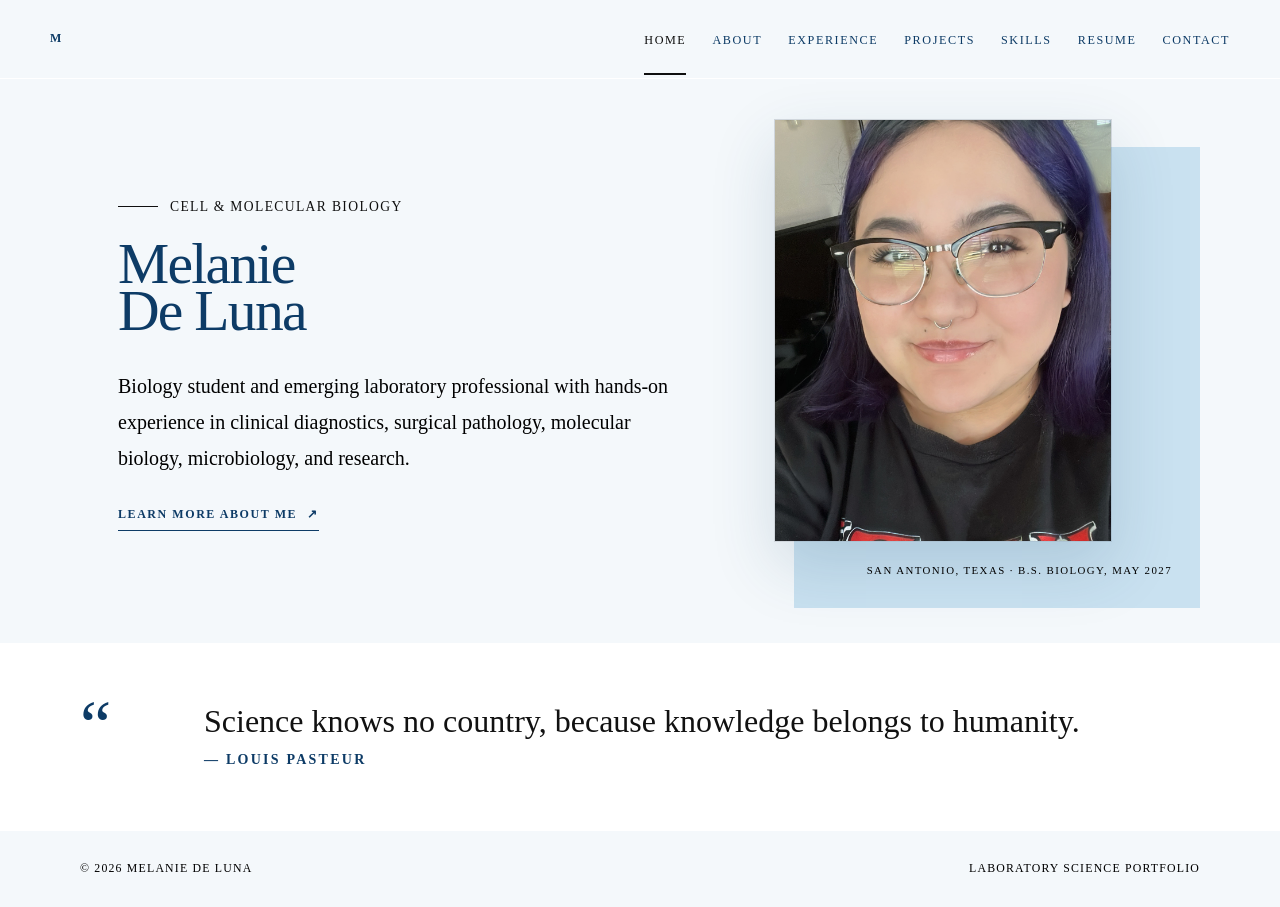
<file: index.html>
<!doctype html>
<html lang="en">
<head>
  <meta charset="utf-8">
  <meta name="viewport" content="width=device-width, initial-scale=1">
  <meta name="description" content="Melanie De Luna — Cell and Molecular Biology student and laboratory professional.">
  <title>Melanie De Luna | Laboratory Science Portfolio</title>
  <link rel="stylesheet" href="css/style.css">
</head>
<body class="home-page">
  <header class="site-header">
    <div class="nav-wrap">
      <a class="brand" href="index.html">M</a>
      <button class="menu-btn" aria-label="Open menu" aria-expanded="false">☰</button>
      <nav class="nav-links" aria-label="Primary navigation">
        <a href="index.html" class="active">Home</a>
        <a href="about.html">About</a>
        <a href="experience.html">Experience</a>
        <a href="projects.html">Projects</a>
        <a href="skills.html">Skills</a>
        <a href="resume.html">Resume</a>
        <a href="contact.html">Contact</a>
      </nav>
    </div>
  </header>

  <main>
    <section class="reference-home shell">
      <div class="reference-home-copy reveal">
        <p class="eyebrow">Cell &amp; Molecular Biology</p>
        <h1>Melanie<br>De Luna</h1>
        <p class="home-summary">
          Biology student and emerging laboratory professional with hands-on experience in clinical diagnostics, surgical pathology, molecular biology, microbiology, and research.
        </p>
        <a class="text-link" href="about.html">Learn more about me <span aria-hidden="true">↗</span></a>
      </div>

      <figure class="reference-portrait reveal">
        <div class="portrait-accent" aria-hidden="true"></div>
        <img src="assets/images/melanie-portrait.jpg" alt="Portrait of Melanie De Luna">
        <figcaption>San Antonio, Texas · B.S. Biology, May 2027</figcaption>
      </figure>
    </section>

    <section class="reference-quote reveal" aria-label="Favorite quote">
      <div class="shell quote-layout">
        <span class="quote-mark" aria-hidden="true">“</span>
        <blockquote>
          Science knows no country, because knowledge belongs to humanity.
          <cite>— Louis Pasteur</cite>
        </blockquote>
      </div>
    </section>
  </main>

  <footer class="footer compact-footer">
    <div class="shell">
      <span>© <span data-year></span> Melanie De Luna</span>
      <span>Laboratory Science Portfolio</span>
    </div>
  </footer>
  <script src="js/script.js"></script>
</body>
</html>
</file>
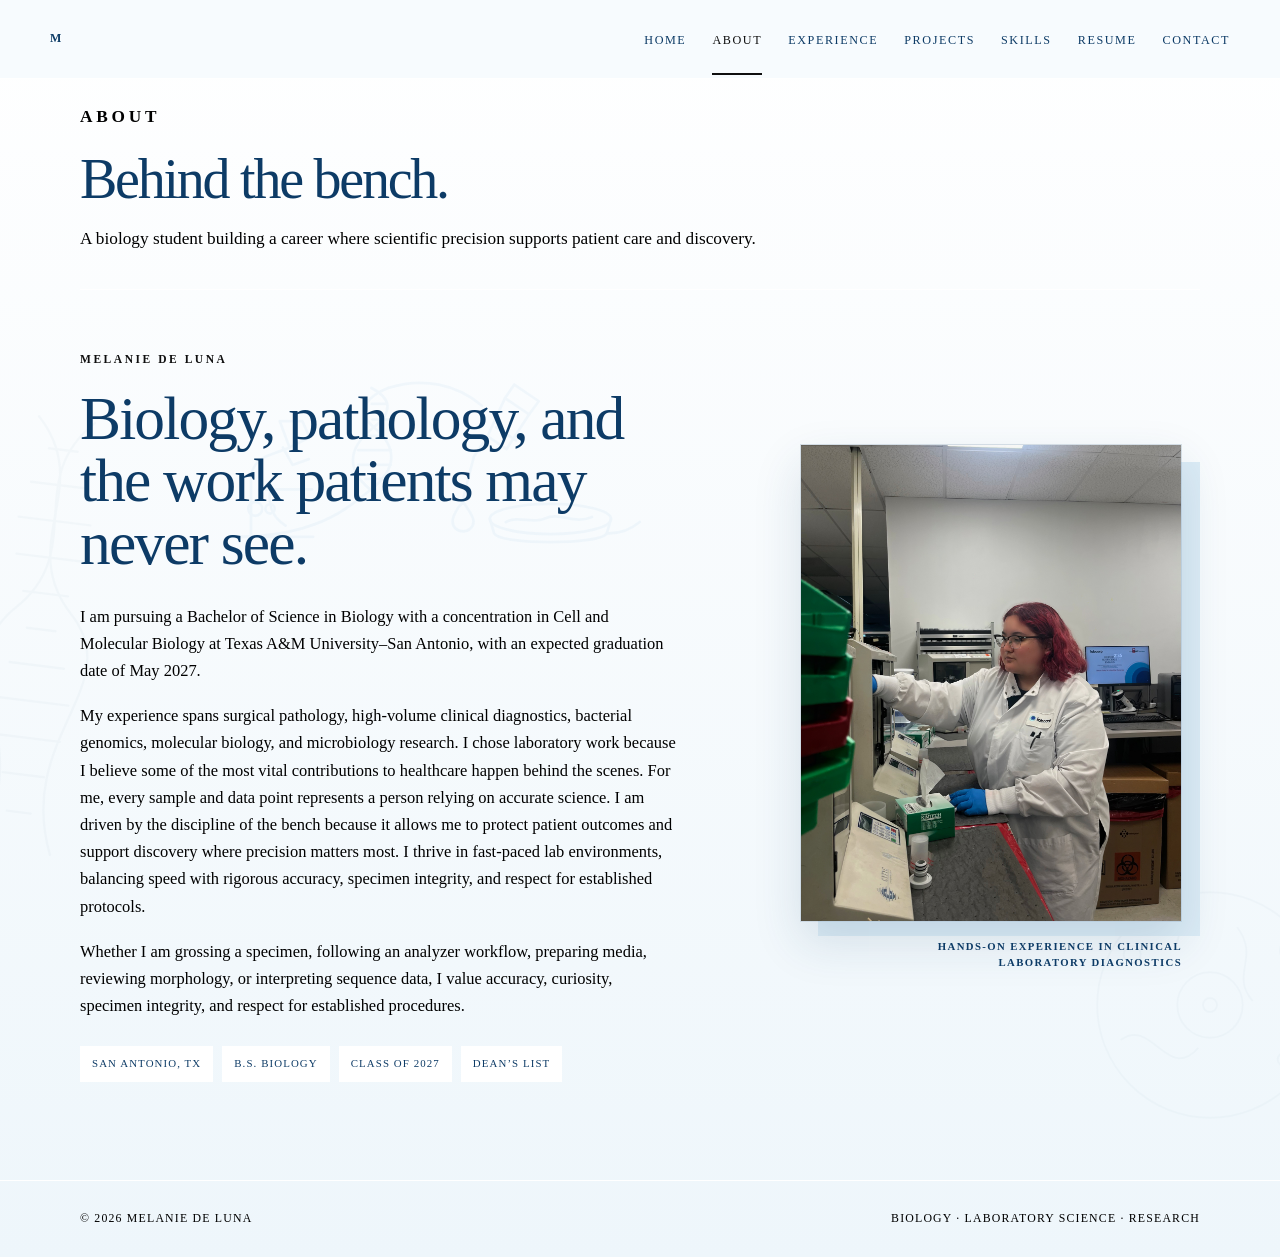
<file: about.html>
<!doctype html>
<html lang="en">

<head>
    <meta charset="utf-8">
    <meta name="viewport" content="width=device-width, initial-scale=1">
    <title>About | Melanie De Luna</title>
<link rel="stylesheet" href="css/style.css">
</head>

<body class="about-page">
    <header class="site-header">
        <div class="nav-wrap">
            <a class="brand" href="index.html">M</a>
            <button class="menu-btn" aria-label="Open menu">☰</button>

            <nav class="nav-links">
                <a href="index.html">Home</a>
                <a href="about.html" class="active">About</a>
                <a href="experience.html">Experience</a>
                <a href="projects.html">Projects</a>
                <a href="skills.html">Skills</a>
                <a href="resume.html">Resume</a>
                <a href="contact.html">Contact</a>
            </nav>
        </div>
    </header>

    <main>
        <section class="page-hero shell reveal">
            <p class="kicker">About</p>
            <h1>Behind the bench.</h1>
            <p>A biology student building a career where scientific precision supports patient care and discovery.</p>
        </section>

        <section class="section about-main">
            <div class="shell about-feature">

                <div class="about-feature-copy reveal">
                    <img
                        src="assets/images/watermark.svg"
                        class="about-text-watermark"
                        alt=""
                        aria-hidden="true">

                    <div class="about-heading">
                        <p class="kicker">Melanie De Luna</p>
                        <h2>Biology, pathology, and the work patients may never see.</h2>
                    </div>

                    <p>
                        I am pursuing a Bachelor of Science in Biology with a concentration in Cell and Molecular Biology
                        at Texas A&amp;M University–San Antonio, with an expected graduation date of May 2027.
                    </p>

                    <p>
                        My experience spans surgical pathology, high-volume clinical diagnostics, bacterial genomics,
                        molecular biology, and microbiology research. I chose laboratory work because I believe some of
                        the most vital contributions to healthcare happen behind the scenes. For me, every sample and
                        data point represents a person relying on accurate science. I am driven by the discipline of the
                        bench because it allows me to protect patient outcomes and support discovery where precision
                        matters most. I thrive in fast-paced lab environments, balancing speed with rigorous accuracy,
                        specimen integrity, and respect for established protocols.
                    </p>

                    <p>
                        Whether I am grossing a specimen, following an analyzer workflow, preparing media, reviewing
                        morphology, or interpreting sequence data, I value accuracy, curiosity, specimen integrity, and
                        respect for established procedures.
                    </p>

                    <div class="chips">
                        <span class="chip">San Antonio, TX</span>
                        <span class="chip">B.S. Biology</span>
                        <span class="chip">Class of 2027</span>
                        <span class="chip">Dean’s List</span>
                    </div>
                </div>

                <figure class="about-photo-card reveal">
                    <img
                        src="assets/images/about-lab.jpg"
                        alt="Melanie De Luna working at a laboratory bench during her Labcorp internship">
                    <figcaption>Hands-on experience in clinical laboratory diagnostics</figcaption>
                </figure>

            </div>
        </section>
    </main>

    <footer class="footer">
        <div class="shell">
            <span>© <span data-year></span> Melanie De Luna</span>
            <span>Biology · Laboratory Science · Research</span>
        </div>
    </footer>

    <script src="js/script.js"></script>
</body>

</html>
</file>
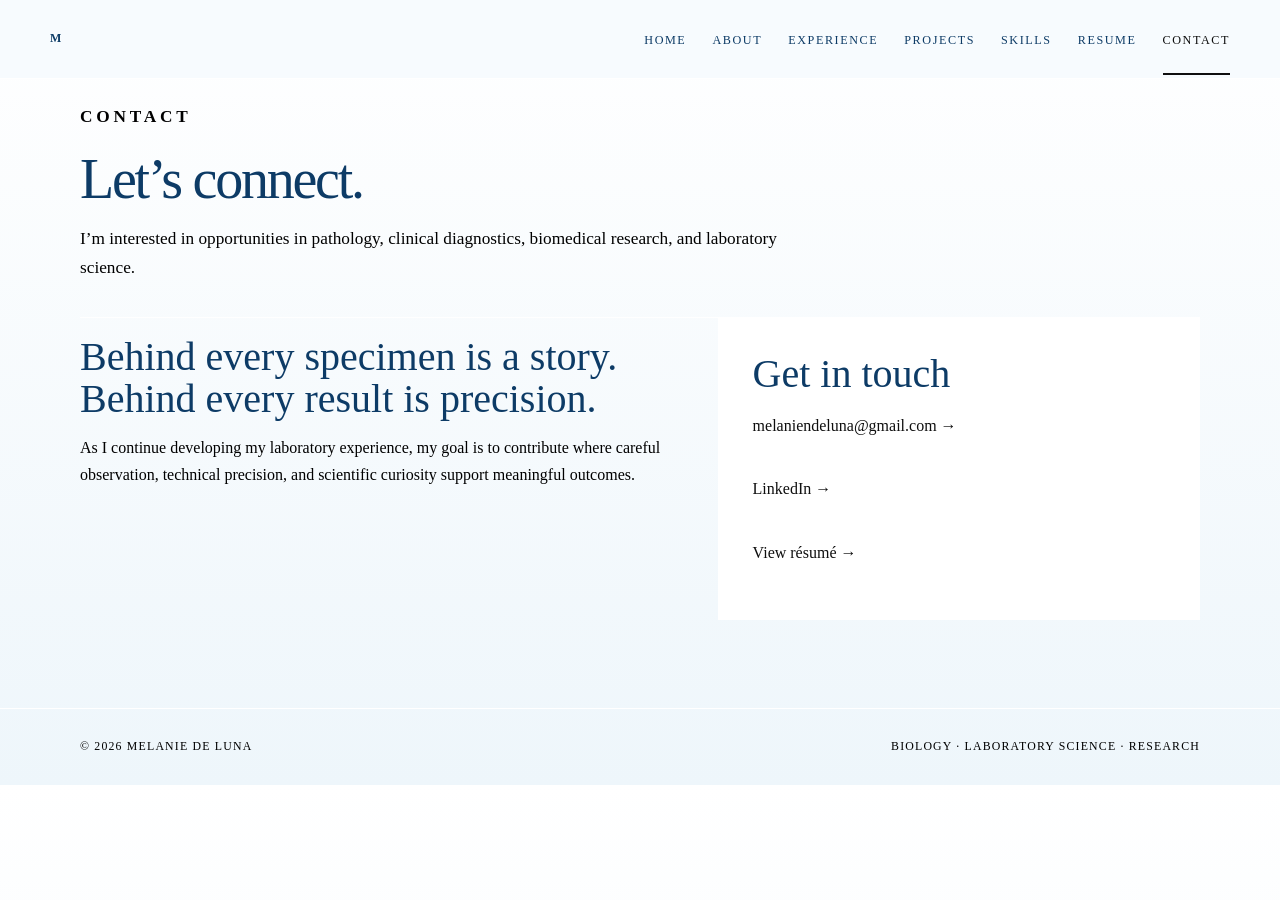
<file: contact.html>
<!doctype html>
<html lang="en">

<head>
    <meta charset="utf-8">
    <meta name="viewport" content="width=device-width,initial-scale=1">
    <title>Contact | Melanie De Luna</title>
    <link rel="stylesheet" href="css/style.css">
</head>

<body>
    <header class="site-header">
        <div class="nav-wrap"><a class="brand" href="index.html">M</a><button class="menu-btn"
                aria-label="Open menu">☰</button>
            <nav class="nav-links"><a href="index.html" class="">Home</a><a href="about.html" class="">About</a><a
                    href="experience.html" class="">Experience</a><a href="projects.html" class="">Projects</a><a
                    href="skills.html" class="">Skills</a><a href="resume.html" class="">Resume</a><a
                    href="contact.html" class="active">Contact</a></nav>
        </div>
    </header>
    <main>
        <section class="page-hero shell reveal">
            <p class="kicker">Contact</p>
            <h1>Let’s connect.</h1>
            <p>I’m interested in opportunities in pathology, clinical diagnostics, biomedical research, and laboratory
                science.</p>
        </section>
        <section class="section">
            <div class="shell contact-grid">
                <div class="reveal">
                    <p class="kicker">
                    <h2 style="font-size:clamp(2.5rem,2.5vw,2.8rem)">Behind every specimen is a story.
Behind every result is precision.
                    </h2>
                    <p style="color:var(--muted)">As I continue developing my laboratory experience, my goal is to
                        contribute where careful observation, technical precision, and scientific curiosity support
                        meaningful outcomes.</p>
                </div>
                <aside class="contact-card reveal">
                    <h2>Get in touch</h2><a class="contact-link"
                        href="mailto:melaniendeluna@gmail.com">melaniendeluna@gmail.com →</a><a class="contact-link"
                        href="https://www.linkedin.com/in/melanie-deluna" target="_blank">LinkedIn →</a><a
                        class="contact-link" href="assets/docs/Melanie_DeLuna_Resume.pdf" target="_blank">View résumé
                        →</a>
                </aside>
            </div>
        </section>
    </main>
    <footer class="footer">
        <div class="shell"><span>© <span data-year></span> Melanie De Luna</span><span>Biology · Laboratory Science ·
                Research</span></div>
    </footer>
    <script src="js/script.js"></script>
</body>

</html>
</file>
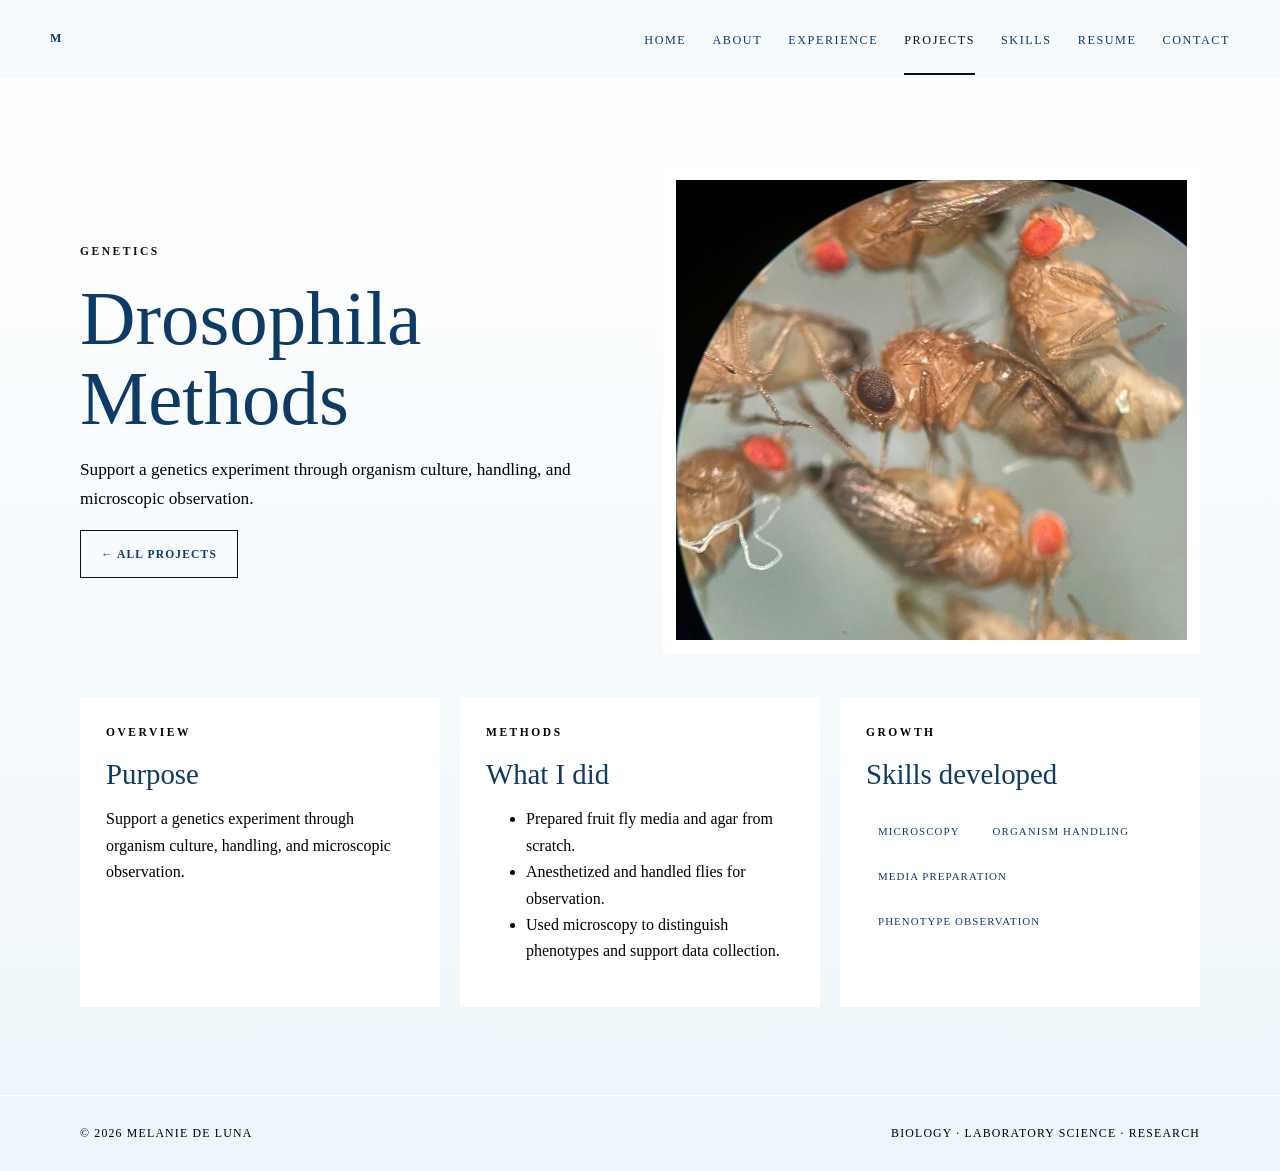
<file: drosophila.html>
<!doctype html><html lang="en"><head><meta charset="utf-8"><meta name="viewport" content="width=device-width,initial-scale=1"><title>Drosophila Methods | Melanie De Luna</title><link rel="stylesheet" href="css/style.css"></head><body><header class="site-header"><div class="nav-wrap"><a class="brand" href="index.html">M</a><button class="menu-btn" aria-label="Open menu">☰</button><nav class="nav-links"><a href="index.html" class="">Home</a><a href="about.html" class="">About</a><a href="experience.html" class="">Experience</a><a href="projects.html" class="active">Projects</a><a href="skills.html" class="">Skills</a><a href="resume.html" class="">Resume</a><a href="contact.html" class="">Contact</a></nav></div></header><main><section class="section"><div class="shell case-hero"><div class="reveal"><p class="kicker">Genetics</p><h1>Drosophila Methods</h1><p style="color:var(--muted);font-size:1.08rem">Support a genetics experiment through organism culture, handling, and microscopic observation.</p><a class="btn" href="projects.html">← All projects</a></div><img class="reveal" src="assets/images/drosophila_clean.jpg" alt="Drosophila Methods"></div><div class="shell case-grid"><article class="case-box reveal"><p class="kicker">Overview</p><h3>Purpose</h3><p>Support a genetics experiment through organism culture, handling, and microscopic observation.</p></article><article class="case-box reveal"><p class="kicker">Methods</p><h3>What I did</h3><ul><li>Prepared fruit fly media and agar from scratch.</li><li>Anesthetized and handled flies for observation.</li><li>Used microscopy to distinguish phenotypes and support data collection.</li></ul></article><article class="case-box reveal"><p class="kicker">Growth</p><h3>Skills developed</h3><div class="chips"><span class="chip">Microscopy</span><span class="chip">Organism handling</span><span class="chip">Media preparation</span><span class="chip">Phenotype observation</span></div></article></div></section></main><footer class="footer"><div class="shell"><span>© <span data-year></span> Melanie De Luna</span><span>Biology · Laboratory Science · Research</span></div></footer><script src="js/script.js"></script></body></html>
</file>
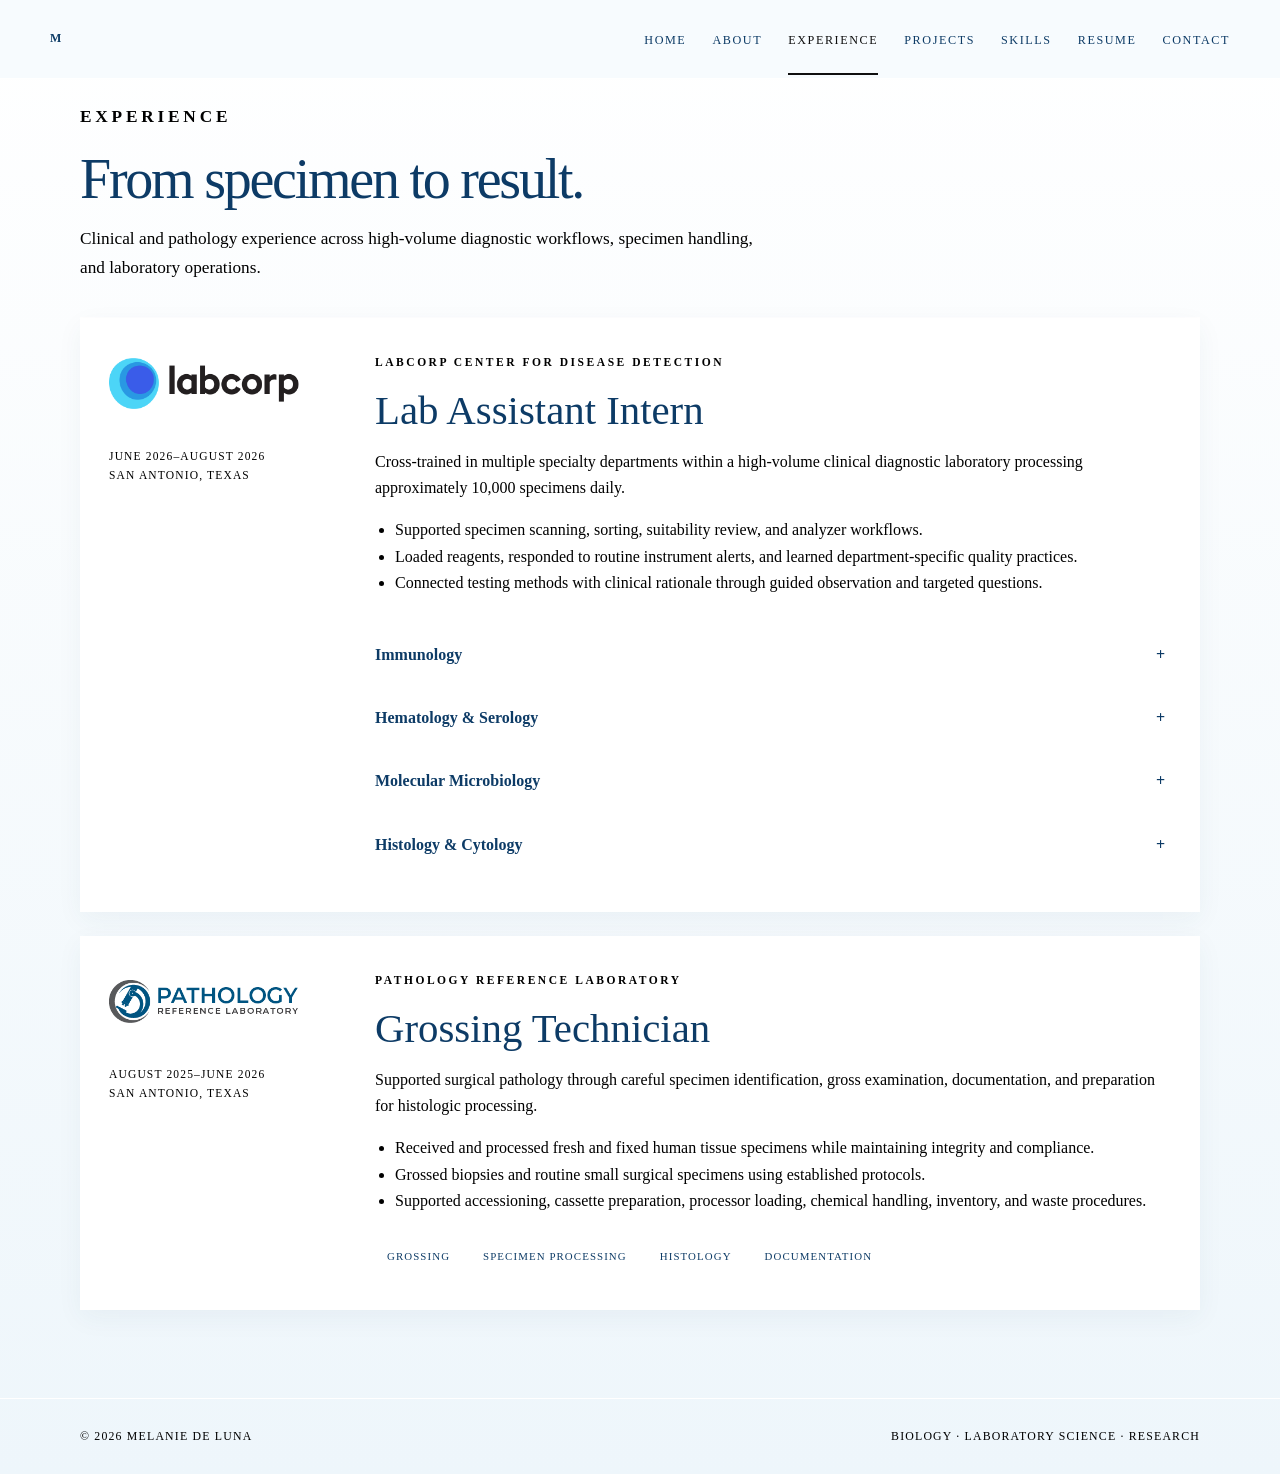
<file: experience.html>
<!doctype html><html lang="en"><head><meta charset="utf-8"><meta name="viewport" content="width=device-width,initial-scale=1"><title>Experience | Melanie De Luna</title><link rel="stylesheet" href="css/style.css"></head><body><header class="site-header"><div class="nav-wrap"><a class="brand" href="index.html">M</a><button class="menu-btn" aria-label="Open menu">☰</button><nav class="nav-links"><a href="index.html" class="">Home</a><a href="about.html" class="">About</a><a href="experience.html" class="active">Experience</a><a href="projects.html" class="">Projects</a><a href="skills.html" class="">Skills</a><a href="resume.html" class="">Resume</a><a href="contact.html" class="">Contact</a></nav></div></header><main><section class="page-hero shell reveal"><p class="kicker">Experience</p><h1>From specimen to result.</h1><p>Clinical and pathology experience across high-volume diagnostic workflows, specimen handling, and laboratory operations.</p></section><section class="section"><div class="shell timeline"><article class="job reveal"><aside class="job-side"><div class="job-logo"><img src="assets/logos/labcorp.webp" alt="Labcorp logo"></div><div class="job-meta">June 2026–August 2026<br>San Antonio, Texas</div></aside><div class="job-main"><p class="kicker">Labcorp Center for Disease Detection</p><h2>Lab Assistant Intern</h2><p>Cross-trained in multiple specialty departments within a high-volume clinical diagnostic laboratory processing approximately 10,000 specimens daily.</p><ul><li>Supported specimen scanning, sorting, suitability review, and analyzer workflows.</li><li>Loaded reagents, responded to routine instrument alerts, and learned department-specific quality practices.</li><li>Connected testing methods with clinical rationale through guided observation and targeted questions.</li></ul><div class="rotations"><div class="rotation"><button>Immunology <span>+</span></button><div class="rotation-content">Observed HIV, hepatitis, and syphilis screening workflows, reactive-specimen reruns, reagent management, and high-throughput analyzer operation.</div></div><div class="rotation"><button>Hematology & Serology <span>+</span></button><div class="rotation-content">Gained exposure to WBC differentials, RBC morphology, smear review, and confirmatory serology workflows including RPR and TPPA.</div></div><div class="rotation"><button>Molecular Microbiology <span>+</span></button><div class="rotation-content">Followed molecular testing workflows for Chlamydia trachomatis, Neisseria gonorrhoeae, HPV, and vaginitis-associated pathogens.</div></div><div class="rotation"><button>Histology & Cytology <span>+</span></button><div class="rotation-content">Observed tissue and cytology specimen workflows, including processing, preparation, and the progression from specimen receipt to diagnostic review.</div></div></div></div></article><article class="job reveal"><aside class="job-side"><div class="job-logo"><img src="assets/logos/prl.webp" alt="Pathology Reference Laboratory logo"></div><div class="job-meta">August 2025–June 2026<br>San Antonio, Texas</div></aside><div class="job-main"><p class="kicker">Pathology Reference Laboratory</p><h2>Grossing Technician</h2><p>Supported surgical pathology through careful specimen identification, gross examination, documentation, and preparation for histologic processing.</p><ul><li>Received and processed fresh and fixed human tissue specimens while maintaining integrity and compliance.</li><li>Grossed biopsies and routine small surgical specimens using established protocols.</li><li>Supported accessioning, cassette preparation, processor loading, chemical handling, inventory, and waste procedures.</li></ul><div class="chips"><span class="chip">Grossing</span><span class="chip">Specimen processing</span><span class="chip">Histology</span><span class="chip">Documentation</span></div></div></article></div></section></main><footer class="footer"><div class="shell"><span>© <span data-year></span> Melanie De Luna</span><span>Biology · Laboratory Science · Research</span></div></footer><script src="js/script.js"></script></body></html>
</file>
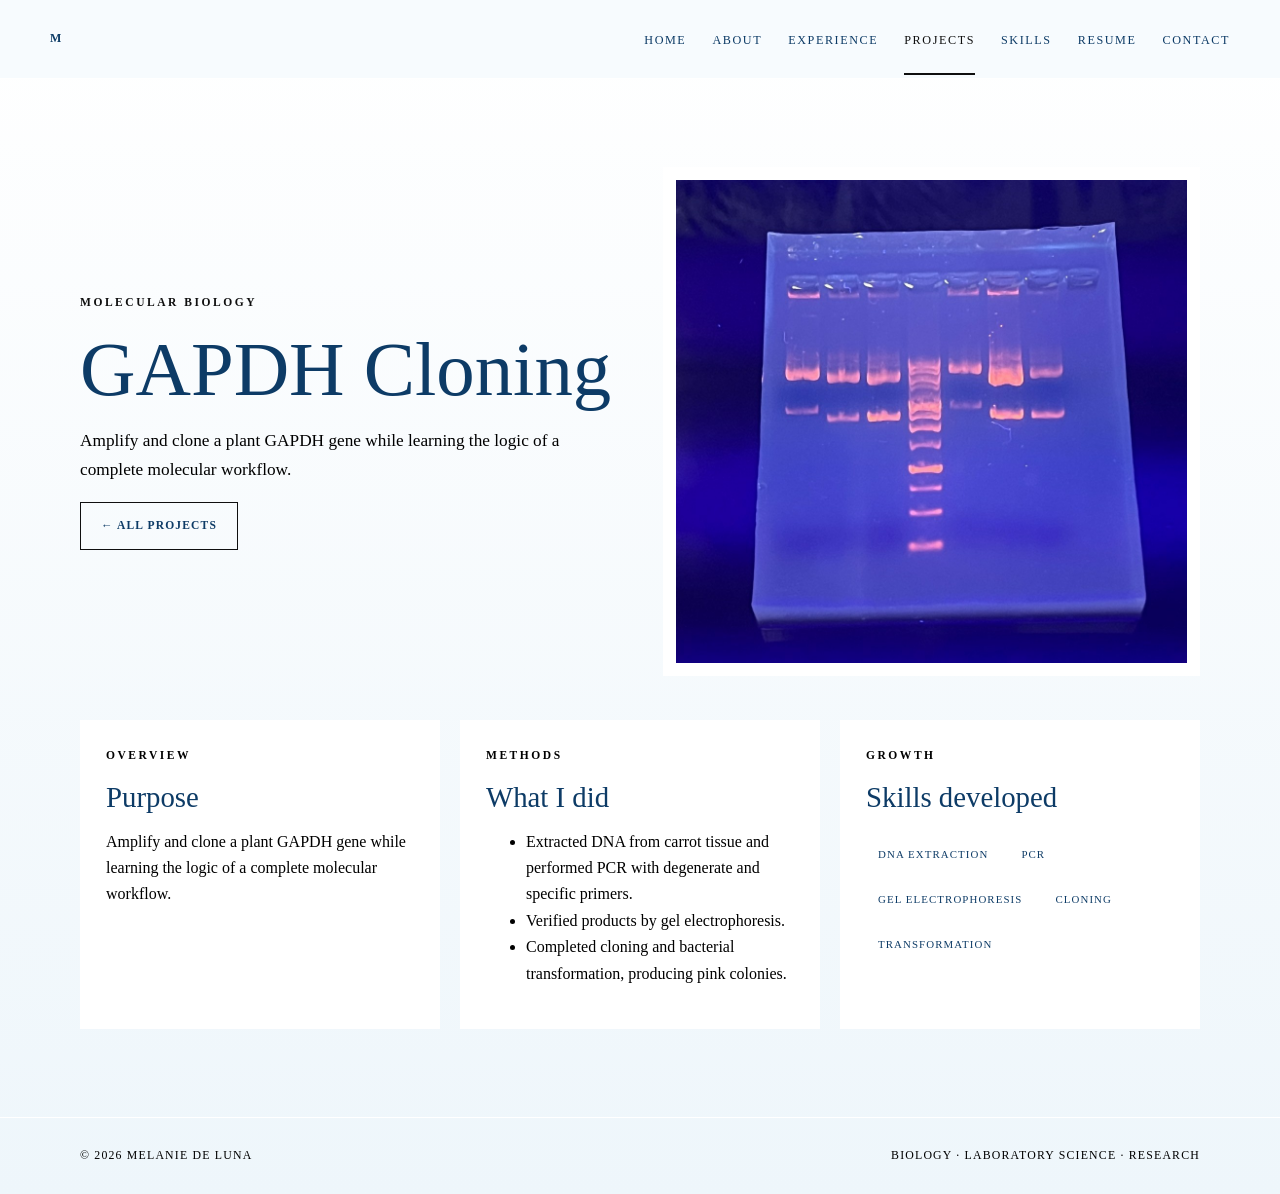
<file: gapdh.html>
<!doctype html><html lang="en"><head><meta charset="utf-8"><meta name="viewport" content="width=device-width,initial-scale=1"><title>GAPDH Cloning | Melanie De Luna</title><link rel="stylesheet" href="css/style.css"></head><body><header class="site-header"><div class="nav-wrap"><a class="brand" href="index.html">M</a><button class="menu-btn" aria-label="Open menu">☰</button><nav class="nav-links"><a href="index.html" class="">Home</a><a href="about.html" class="">About</a><a href="experience.html" class="">Experience</a><a href="projects.html" class="active">Projects</a><a href="skills.html" class="">Skills</a><a href="resume.html" class="">Resume</a><a href="contact.html" class="">Contact</a></nav></div></header><main><section class="section"><div class="shell case-hero"><div class="reveal"><p class="kicker">Molecular Biology</p><h1>GAPDH Cloning</h1><p style="color:var(--muted);font-size:1.08rem">Amplify and clone a plant GAPDH gene while learning the logic of a complete molecular workflow.</p><a class="btn" href="projects.html">← All projects</a></div><img class="reveal" src="assets/images/gapdh_gel.jpg" alt="GAPDH Cloning"></div><div class="shell case-grid"><article class="case-box reveal"><p class="kicker">Overview</p><h3>Purpose</h3><p>Amplify and clone a plant GAPDH gene while learning the logic of a complete molecular workflow.</p></article><article class="case-box reveal"><p class="kicker">Methods</p><h3>What I did</h3><ul><li>Extracted DNA from carrot tissue and performed PCR with degenerate and specific primers.</li><li>Verified products by gel electrophoresis.</li><li>Completed cloning and bacterial transformation, producing pink colonies.</li></ul></article><article class="case-box reveal"><p class="kicker">Growth</p><h3>Skills developed</h3><div class="chips"><span class="chip">DNA extraction</span><span class="chip">PCR</span><span class="chip">Gel electrophoresis</span><span class="chip">Cloning</span><span class="chip">Transformation</span></div></article></div></section></main><footer class="footer"><div class="shell"><span>© <span data-year></span> Melanie De Luna</span><span>Biology · Laboratory Science · Research</span></div></footer><script src="js/script.js"></script></body></html>
</file>
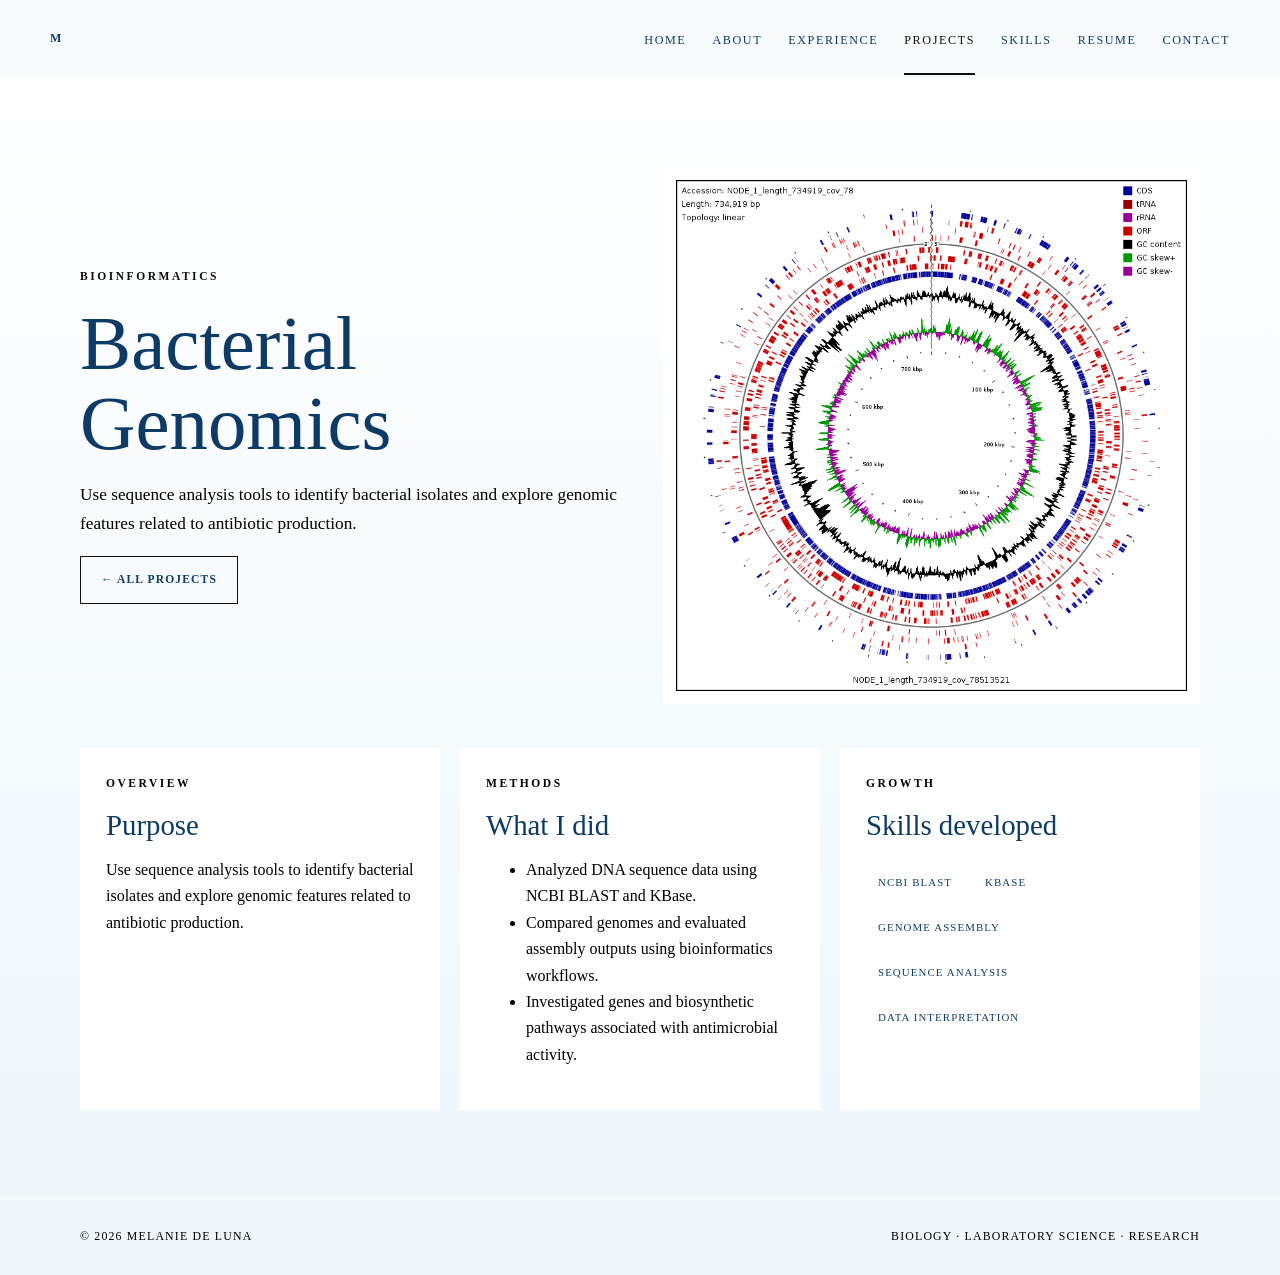
<file: kbase.html>
<!doctype html><html lang="en"><head><meta charset="utf-8"><meta name="viewport" content="width=device-width,initial-scale=1"><title>Bacterial Genomics | Melanie De Luna</title><link rel="stylesheet" href="css/style.css"></head><body><header class="site-header"><div class="nav-wrap"><a class="brand" href="index.html">M</a><button class="menu-btn" aria-label="Open menu">☰</button><nav class="nav-links"><a href="index.html" class="">Home</a><a href="about.html" class="">About</a><a href="experience.html" class="">Experience</a><a href="projects.html" class="active">Projects</a><a href="skills.html" class="">Skills</a><a href="resume.html" class="">Resume</a><a href="contact.html" class="">Contact</a></nav></div></header><main><section class="section"><div class="shell case-hero"><div class="reveal"><p class="kicker">Bioinformatics</p><h1>Bacterial Genomics</h1><p style="color:var(--muted);font-size:1.08rem">Use sequence analysis tools to identify bacterial isolates and explore genomic features related to antibiotic production.</p><a class="btn" href="projects.html">← All projects</a></div><img class="reveal" src="assets/images/kbase-genome-map.png" alt="Bacterial Genomics"></div><div class="shell case-grid"><article class="case-box reveal"><p class="kicker">Overview</p><h3>Purpose</h3><p>Use sequence analysis tools to identify bacterial isolates and explore genomic features related to antibiotic production.</p></article><article class="case-box reveal"><p class="kicker">Methods</p><h3>What I did</h3><ul><li>Analyzed DNA sequence data using NCBI BLAST and KBase.</li><li>Compared genomes and evaluated assembly outputs using bioinformatics workflows.</li><li>Investigated genes and biosynthetic pathways associated with antimicrobial activity.</li></ul></article><article class="case-box reveal"><p class="kicker">Growth</p><h3>Skills developed</h3><div class="chips"><span class="chip">NCBI BLAST</span><span class="chip">KBase</span><span class="chip">Genome assembly</span><span class="chip">Sequence analysis</span><span class="chip">Data interpretation</span></div></article></div></section></main><footer class="footer"><div class="shell"><span>© <span data-year></span> Melanie De Luna</span><span>Biology · Laboratory Science · Research</span></div></footer><script src="js/script.js"></script></body></html>
</file>
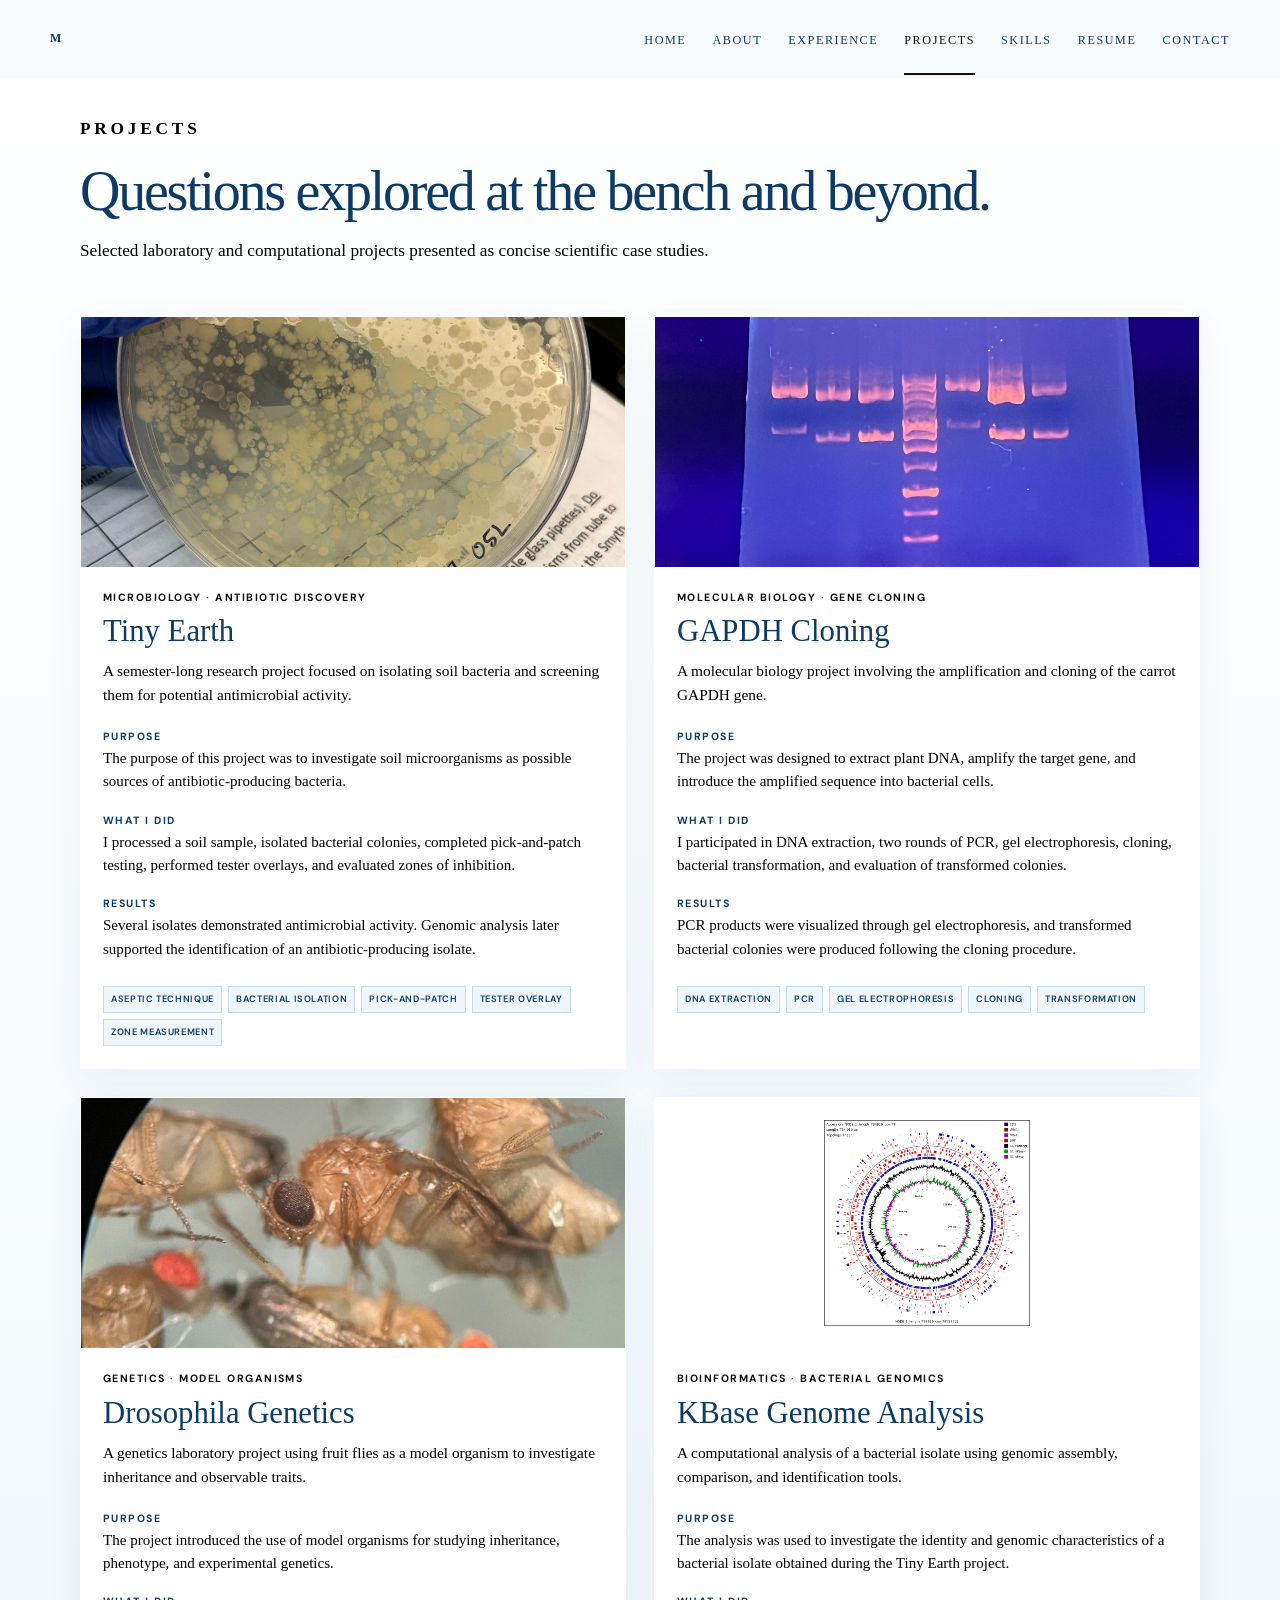
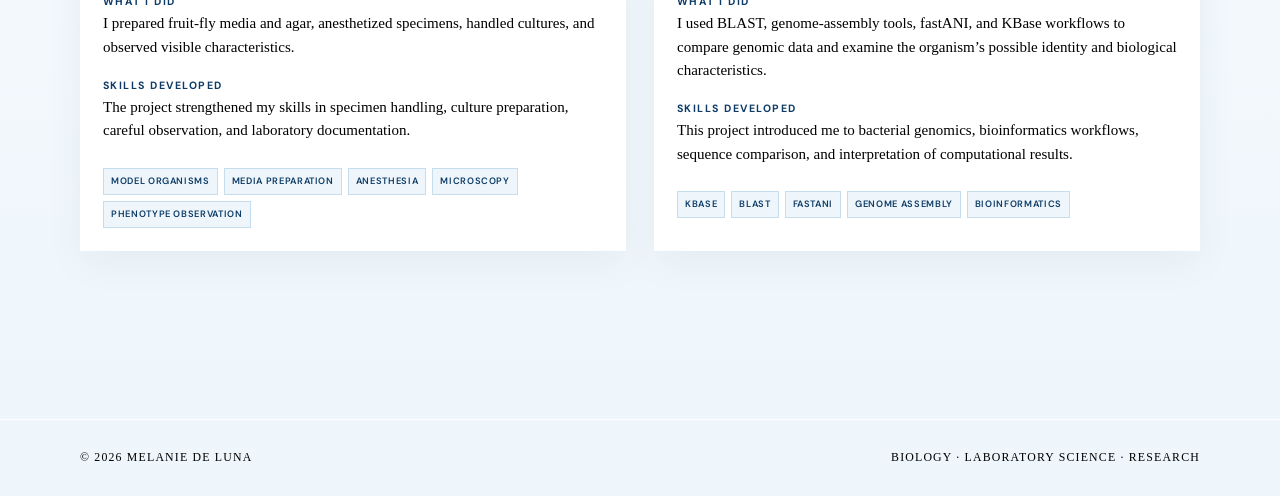
<file: projects.html>
<!doctype html>
<html lang="en">

<head>
    <meta charset="utf-8">
    <meta name="viewport" content="width=device-width,initial-scale=1">
    <title>Projects | Melanie De Luna</title>
    <link rel="stylesheet" href="css/style.css">
</head>

<body class="projects-page">
    <header class="site-header">
        <div class="nav-wrap"><a class="brand" href="index.html">M</a><button class="menu-btn"
                aria-label="Open menu">☰</button>
            <nav class="nav-links"><a href="index.html" class="">Home</a><a href="about.html" class="">About</a><a
                    href="experience.html" class="">Experience</a><a href="projects.html" class="active">Projects</a><a
                    href="skills.html" class="">Skills</a><a href="resume.html" class="">Resume</a><a
                    href="contact.html" class="">Contact</a></nav>
        </div>
    </header>
    <main>
        <section class="page-hero shell reveal">
            <p class="kicker">Projects</p>
            <h1>Questions explored at the bench and beyond.</h1>
            <p>Selected laboratory and computational projects presented as concise scientific case studies.</p>
        </section>
        <section class="section">
<main class="project-portfolio">

    <!-- TINY EARTH -->
    <article class="project-study reveal">
        <div class="project-study-image">
            <img
                src="assets/images/tiny_earth_clean.jpg"
                alt="Bacterial colonies isolated during the Tiny Earth project"
            >
        </div>

        <div class="project-study-content">
            <p class="project-category">Microbiology · Antibiotic Discovery</p>
            <h2>Tiny Earth</h2>

            <p class="project-introduction">
                A semester-long research project focused on isolating soil
                bacteria and screening them for potential antimicrobial activity.
            </p>

            <div class="project-section">
                <h3>Purpose</h3>
                <p>
                    The purpose of this project was to investigate soil
                    microorganisms as possible sources of antibiotic-producing
                    bacteria.
                </p>
            </div>

            <div class="project-section">
                <h3>What I Did</h3>
                <p>
                    I processed a soil sample, isolated bacterial colonies,
                    completed pick-and-patch testing, performed tester overlays,
                    and evaluated zones of inhibition.
                </p>
            </div>

            <div class="project-section">
                <h3>Results</h3>
                <p>
                    Several isolates demonstrated antimicrobial activity.
                    Genomic analysis later supported the identification of an
                    antibiotic-producing isolate.
                </p>
            </div>

            <div class="project-tags">
                <span>Aseptic Technique</span>
                <span>Bacterial Isolation</span>
                <span>Pick-and-Patch</span>
                <span>Tester Overlay</span>
                <span>Zone Measurement</span>
            </div>
        </div>
    </article>

    <!-- GAPDH CLONING -->
    <article class="project-study project-study-reverse reveal">
        <div class="project-study-image">
            <img
                src="assets/images/gapdh_gel.jpg"
                alt="Gel electrophoresis results from the GAPDH cloning project"
            >
        </div>

        <div class="project-study-content">
            <p class="project-category">Molecular Biology · Gene Cloning</p>
            <h2>GAPDH Cloning</h2>

            <p class="project-introduction">
                A molecular biology project involving the amplification and
                cloning of the carrot GAPDH gene.
            </p>

            <div class="project-section">
                <h3>Purpose</h3>
                <p>
                    The project was designed to extract plant DNA, amplify the
                    target gene, and introduce the amplified sequence into
                    bacterial cells.
                </p>
            </div>

            <div class="project-section">
                <h3>What I Did</h3>
                <p>
                    I participated in DNA extraction, two rounds of PCR, gel
                    electrophoresis, cloning, bacterial transformation, and
                    evaluation of transformed colonies.
                </p>
            </div>

            <div class="project-section">
                <h3>Results</h3>
                <p>
                    PCR products were visualized through gel electrophoresis,
                    and transformed bacterial colonies were produced following
                    the cloning procedure.
                </p>
            </div>

            <div class="project-tags">
                <span>DNA Extraction</span>
                <span>PCR</span>
                <span>Gel Electrophoresis</span>
                <span>Cloning</span>
                <span>Transformation</span>
            </div>
        </div>
    </article>

   

    <!-- DROSOPHILA -->
    <article class="project-study project-study-reverse reveal">
        <div class="project-study-image">
            <img
                src="assets/images/drosophila_clean.jpg"
                alt="Drosophila specimens viewed under a microscope"
            >
        </div>

        <div class="project-study-content">
            <p class="project-category">Genetics · Model Organisms</p>
            <h2>Drosophila Genetics</h2>

            <p class="project-introduction">
                A genetics laboratory project using fruit flies as a model
                organism to investigate inheritance and observable traits.
            </p>

            <div class="project-section">
                <h3>Purpose</h3>
                <p>
                    The project introduced the use of model organisms for
                    studying inheritance, phenotype, and experimental genetics.
                </p>
            </div>

            <div class="project-section">
                <h3>What I Did</h3>
                <p>
                    I prepared fruit-fly media and agar, anesthetized specimens,
                    handled cultures, and observed visible characteristics.
                </p>
            </div>

            <div class="project-section">
                <h3>Skills Developed</h3>
                <p>
                    The project strengthened my skills in specimen handling,
                    culture preparation, careful observation, and laboratory
                    documentation.
                </p>
            </div>

            <div class="project-tags">
                <span>Model Organisms</span>
                <span>Media Preparation</span>
                <span>Anesthesia</span>
                <span>Microscopy</span>
                <span>Phenotype Observation</span>
            </div>
        </div>
    </article>

    <!-- KBASE -->
    <article class="project-study reveal">
        <div class="project-study-image project-study-contain">
            <img
                src="assets/images/kbase-genome-map.png"
                alt="Circular bacterial genome map generated through KBase"
            >
        </div>

        <div class="project-study-content">
            <p class="project-category">Bioinformatics · Bacterial Genomics</p>
            <h2>KBase Genome Analysis</h2>

            <p class="project-introduction">
                A computational analysis of a bacterial isolate using genomic
                assembly, comparison, and identification tools.
            </p>

            <div class="project-section">
                <h3>Purpose</h3>
                <p>
                    The analysis was used to investigate the identity and genomic
                    characteristics of a bacterial isolate obtained during the
                    Tiny Earth project.
                </p>
            </div>

            <div class="project-section">
                <h3>What I Did</h3>
                <p>
                    I used BLAST, genome-assembly tools, fastANI, and KBase
                    workflows to compare genomic data and examine the organism’s
                    possible identity and biological characteristics.
                </p>
            </div>

            <div class="project-section">
                <h3>Skills Developed</h3>
                <p>
                    This project introduced me to bacterial genomics,
                    bioinformatics workflows, sequence comparison, and
                    interpretation of computational results.
                </p>
            </div>

            <div class="project-tags">
                <span>KBase</span>
                <span>BLAST</span>
                <span>fastANI</span>
                <span>Genome Assembly</span>
                <span>Bioinformatics</span>
            </div>
        </div>
    </article>

</main>

    </main>
    <footer class="footer">
        <div class="shell"><span>© <span data-year></span> Melanie De Luna</span><span>Biology · Laboratory Science ·
                Research</span></div>
    </footer>
    <script src="js/script.js"></script>
</body>

</html>
</file>
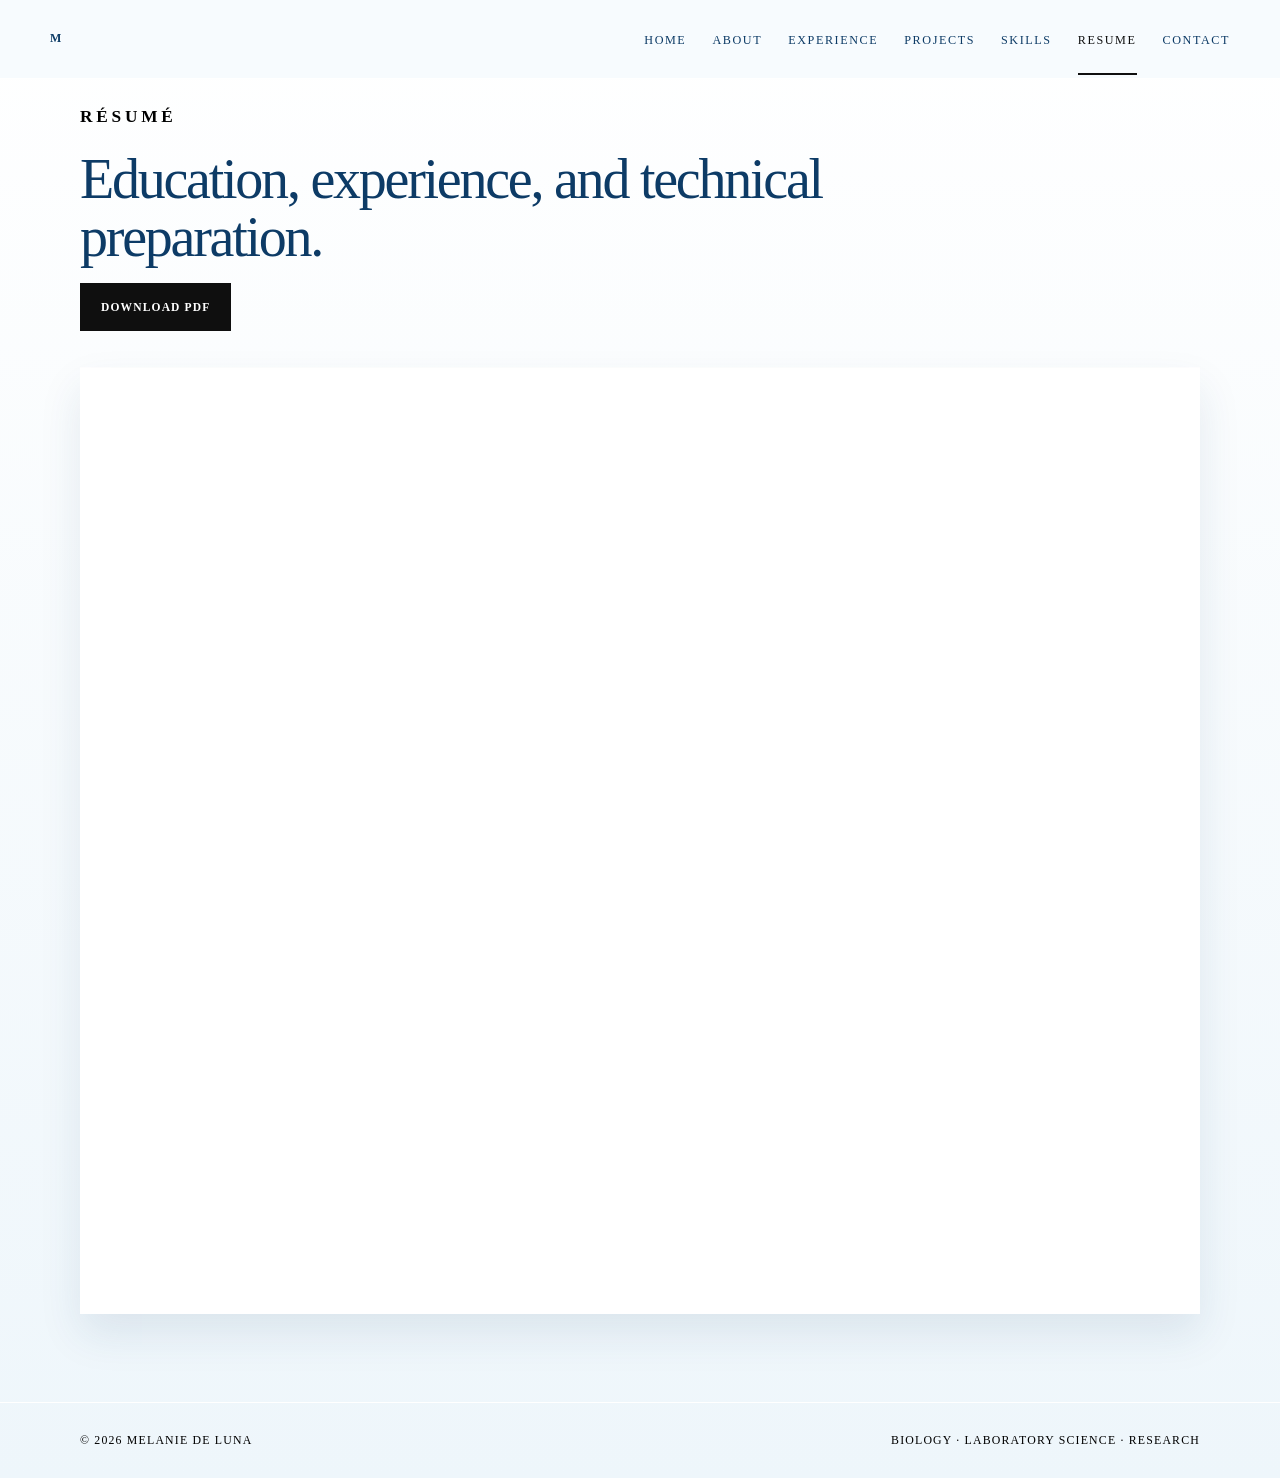
<file: resume.html>
<!doctype html><html lang="en"><head><meta charset="utf-8"><meta name="viewport" content="width=device-width,initial-scale=1"><title>Resume | Melanie De Luna</title><link rel="stylesheet" href="css/style.css"></head><body><header class="site-header"><div class="nav-wrap"><a class="brand" href="index.html">M</a><button class="menu-btn" aria-label="Open menu">☰</button><nav class="nav-links"><a href="index.html" class="">Home</a><a href="about.html" class="">About</a><a href="experience.html" class="">Experience</a><a href="projects.html" class="">Projects</a><a href="skills.html" class="">Skills</a><a href="resume.html" class="active">Resume</a><a href="contact.html" class="">Contact</a></nav></div></header><main><section class="page-hero shell reveal"><p class="kicker">Résumé</p><h1>Education, experience, and technical preparation.</h1><p><a class="btn primary" href="assets/docs/Melanie_DeLuna_Resume.pdf" download>Download PDF</a></p></section><section class="section"><div class="shell resume-wrap reveal"><iframe src="assets/docs/Melanie_DeLuna_Resume.pdf" title="Melanie De Luna résumé"></iframe></div></section></main><footer class="footer"><div class="shell"><span>© <span data-year></span> Melanie De Luna</span><span>Biology · Laboratory Science · Research</span></div></footer><script src="js/script.js"></script></body></html>
</file>
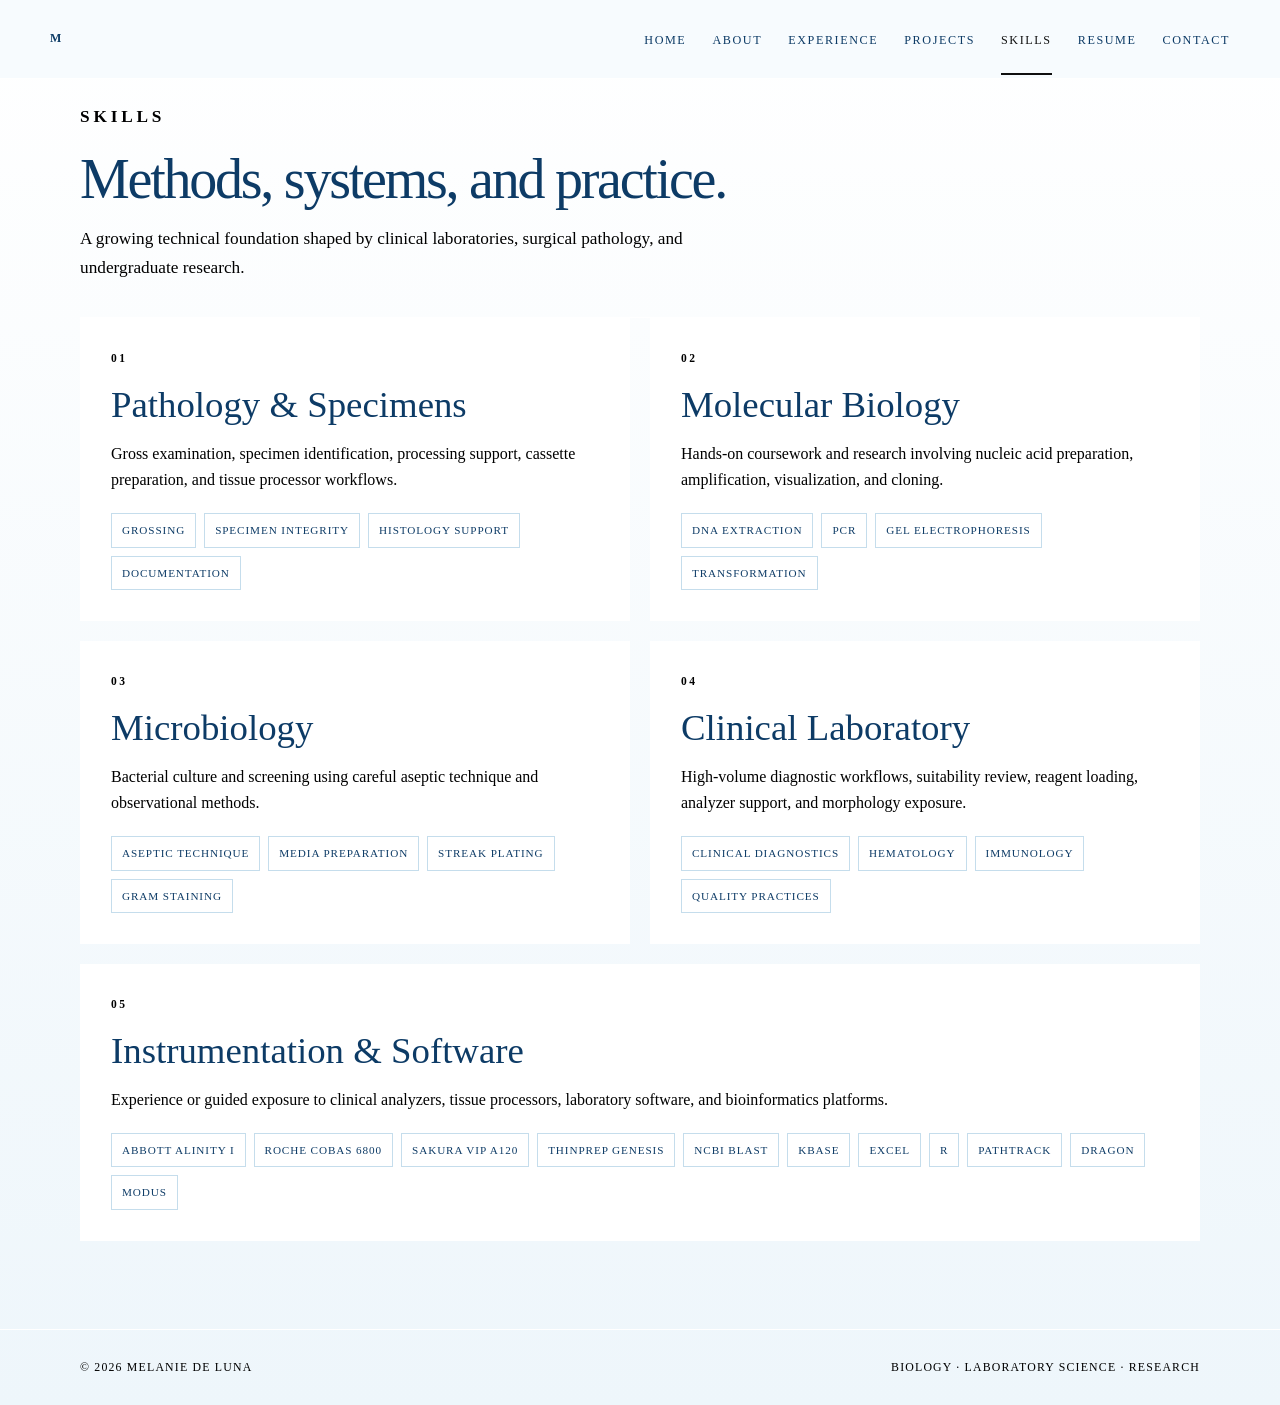
<file: skills.html>
<!doctype html>
<html lang="en">

<head>
    <meta charset="utf-8">
    <meta name="viewport" content="width=device-width,initial-scale=1">
    <title>Skills | Melanie De Luna</title>
    <link rel="stylesheet" href="css/style.css">
</head>

<body>
    <header class="site-header">
        <div class="nav-wrap"><a class="brand" href="index.html">M</a><button class="menu-btn"
                aria-label="Open menu">☰</button>
            <nav class="nav-links"><a href="index.html" class="">Home</a><a href="about.html" class="">About</a><a
                    href="experience.html" class="">Experience</a><a href="projects.html" class="">Projects</a><a
                    href="skills.html" class="active">Skills</a><a href="resume.html" class="">Resume</a><a
                    href="contact.html" class="">Contact</a></nav>
        </div>
    </header>
    <main>
        <section class="page-hero shell reveal">
            <p class="kicker">Skills</p>
            <h1>Methods, systems, and practice.</h1>
            <p>A growing technical foundation shaped by clinical laboratories, surgical pathology, and undergraduate
                research.</p>
        </section>
        <section class="section">
            <div class="shell skills-grid">
                <article class="skill-card reveal">
                    <p class="kicker">01</p>
                    <h2>Pathology & Specimens</h2>
                    <p>Gross examination, specimen identification, processing support, cassette preparation, and tissue
                        processor workflows.</p>
                    <div class="skill-tags"><span>Grossing</span><span>Specimen integrity</span><span>Histology
                            support</span><span>Documentation</span></div>
                </article>
                <article class="skill-card reveal">
                    <p class="kicker">02</p>
                    <h2>Molecular Biology</h2>
                    <p>Hands-on coursework and research involving nucleic acid preparation, amplification,
                        visualization, and cloning.</p>
                    <div class="skill-tags"><span>DNA extraction</span><span>PCR</span><span>Gel
                            electrophoresis</span><span>Transformation</span></div>
                </article>
                <article class="skill-card reveal">
                    <p class="kicker">03</p>
                    <h2>Microbiology</h2>
                    <p>Bacterial culture and screening using careful aseptic technique and observational methods.</p>
                    <div class="skill-tags"><span>Aseptic technique</span><span>Media preparation</span><span>Streak
                            plating</span><span>Gram staining</span></div>
                </article>
                <article class="skill-card reveal">
                    <p class="kicker">04</p>
                    <h2>Clinical Laboratory</h2>
                    <p>High-volume diagnostic workflows, suitability review, reagent loading, analyzer support, and
                        morphology exposure.</p>
                    <div class="skill-tags"><span>Clinical
                            diagnostics</span><span>Hematology</span><span>Immunology</span><span>Quality
                            practices</span></div>
                </article>
                <article class="skill-card wide reveal">
                    <p class="kicker">05</p>
                    <h2>Instrumentation & Software</h2>
                    <p>Experience or guided exposure to clinical analyzers, tissue processors, laboratory software, and
                        bioinformatics platforms.</p>
                    <div class="skill-tags"><span>Abbott Alinity i</span><span>Roche cobas 6800</span><span>Sakura VIP
                            A120</span><span>ThinPrep Genesis</span><span>NCBI
                            BLAST</span><span>KBase</span><span>Excel</span><span>R</span><span>PathTrack</span><span>Dragon</span><span>Modus</span>
                    </div>
                </article>
            </div>
        </section>
    </main>
    <footer class="footer">
        <div class="shell"><span>© <span data-year></span> Melanie De Luna</span><span>Biology · Laboratory Science ·
                Research</span></div>
    </footer>
    <script src="js/script.js"></script>
</body>

</html>
</file>
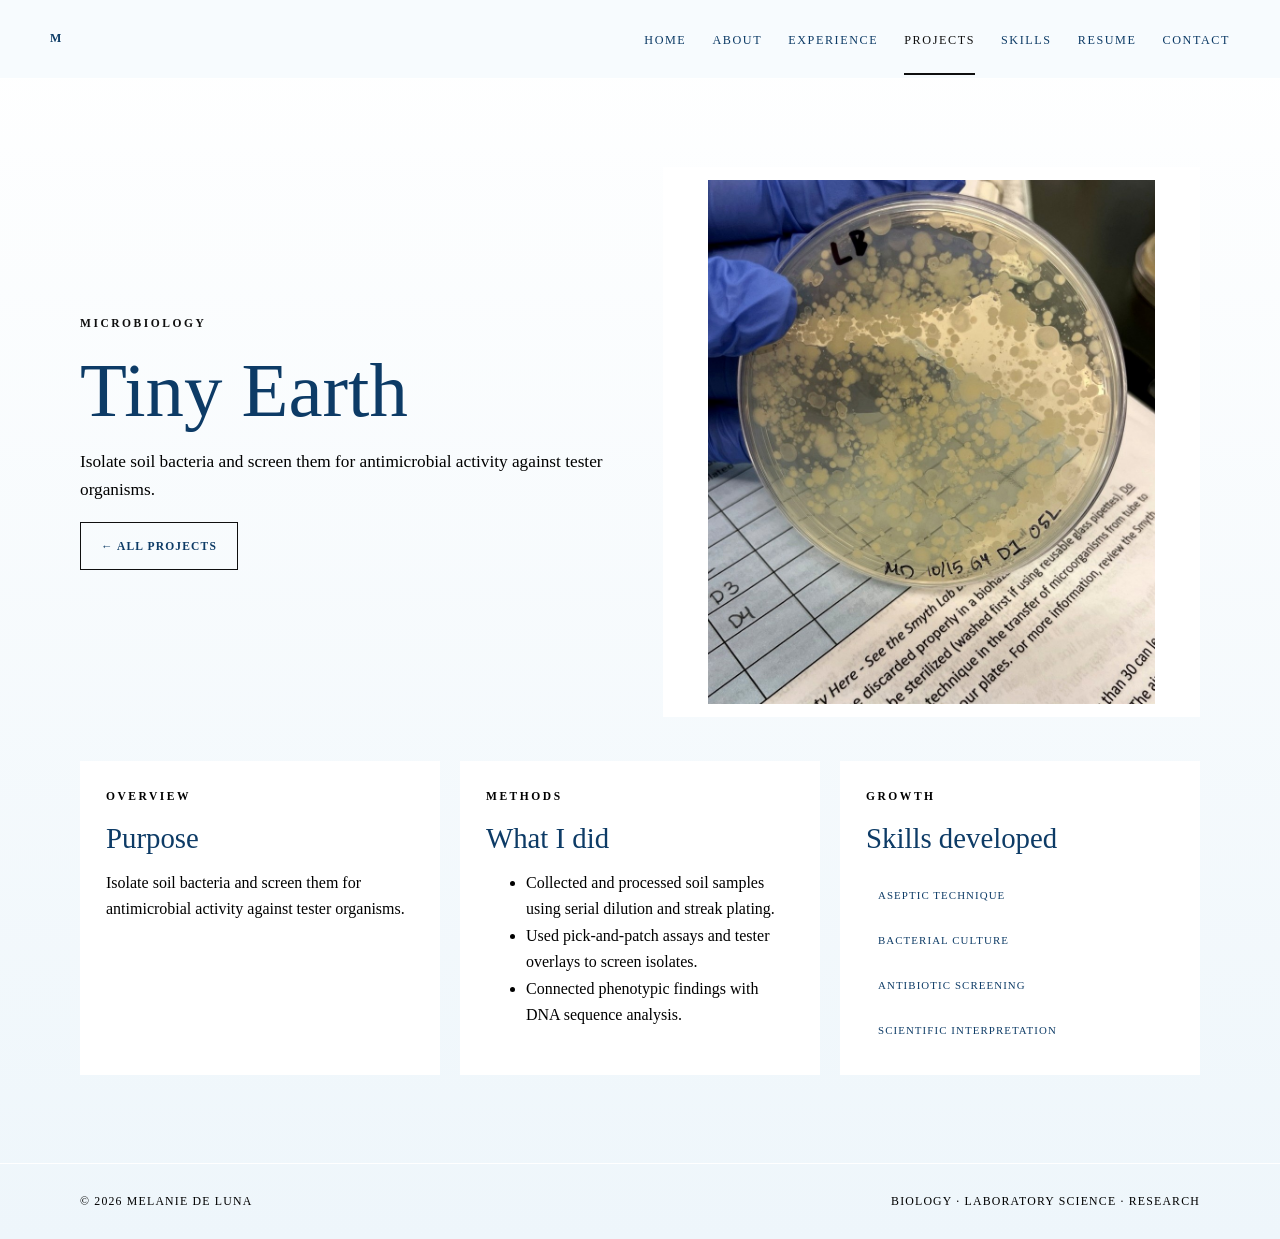
<file: tiny-earth.html>
<!doctype html><html lang="en"><head><meta charset="utf-8"><meta name="viewport" content="width=device-width,initial-scale=1"><title>Tiny Earth | Melanie De Luna</title><link rel="stylesheet" href="css/style.css"></head><body><header class="site-header"><div class="nav-wrap"><a class="brand" href="index.html">M</a><button class="menu-btn" aria-label="Open menu">☰</button><nav class="nav-links"><a href="index.html" class="">Home</a><a href="about.html" class="">About</a><a href="experience.html" class="">Experience</a><a href="projects.html" class="active">Projects</a><a href="skills.html" class="">Skills</a><a href="resume.html" class="">Resume</a><a href="contact.html" class="">Contact</a></nav></div></header><main><section class="section"><div class="shell case-hero"><div class="reveal"><p class="kicker">Microbiology</p><h1>Tiny Earth</h1><p style="color:var(--muted);font-size:1.08rem">Isolate soil bacteria and screen them for antimicrobial activity against tester organisms.</p><a class="btn" href="projects.html">← All projects</a></div><img class="reveal" src="assets/images/tiny_earth_clean.jpg" alt="Tiny Earth"></div><div class="shell case-grid"><article class="case-box reveal"><p class="kicker">Overview</p><h3>Purpose</h3><p>Isolate soil bacteria and screen them for antimicrobial activity against tester organisms.</p></article><article class="case-box reveal"><p class="kicker">Methods</p><h3>What I did</h3><ul><li>Collected and processed soil samples using serial dilution and streak plating.</li><li>Used pick-and-patch assays and tester overlays to screen isolates.</li><li>Connected phenotypic findings with DNA sequence analysis.</li></ul></article><article class="case-box reveal"><p class="kicker">Growth</p><h3>Skills developed</h3><div class="chips"><span class="chip">Aseptic technique</span><span class="chip">Bacterial culture</span><span class="chip">Antibiotic screening</span><span class="chip">Scientific interpretation</span></div></article></div></section></main><footer class="footer"><div class="shell"><span>© <span data-year></span> Melanie De Luna</span><span>Biology · Laboratory Science · Research</span></div></footer><script src="js/script.js"></script></body></html>
</file>
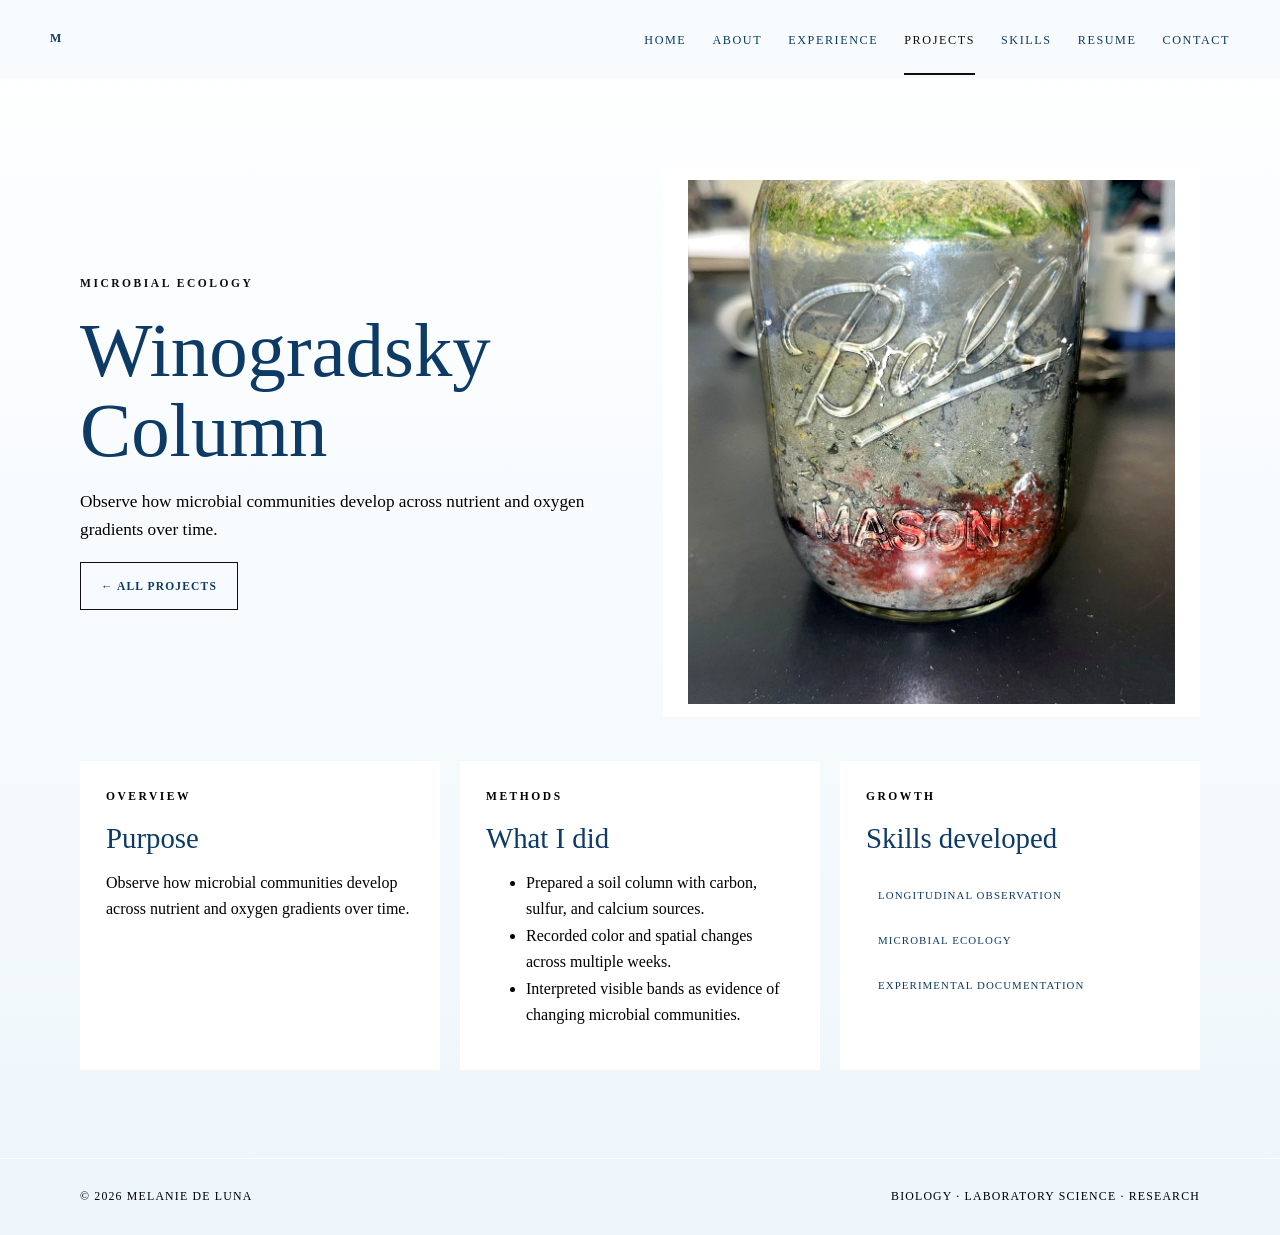
<file: winogradsky.html>
<!doctype html><html lang="en"><head><meta charset="utf-8"><meta name="viewport" content="width=device-width,initial-scale=1"><title>Winogradsky Column | Melanie De Luna</title><link rel="stylesheet" href="css/style.css"></head><body><header class="site-header"><div class="nav-wrap"><a class="brand" href="index.html">M</a><button class="menu-btn" aria-label="Open menu">☰</button><nav class="nav-links"><a href="index.html" class="">Home</a><a href="about.html" class="">About</a><a href="experience.html" class="">Experience</a><a href="projects.html" class="active">Projects</a><a href="skills.html" class="">Skills</a><a href="resume.html" class="">Resume</a><a href="contact.html" class="">Contact</a></nav></div></header><main><section class="section"><div class="shell case-hero"><div class="reveal"><p class="kicker">Microbial Ecology</p><h1>Winogradsky Column</h1><p style="color:var(--muted);font-size:1.08rem">Observe how microbial communities develop across nutrient and oxygen gradients over time.</p><a class="btn" href="projects.html">← All projects</a></div><img class="reveal" src="assets/images/winogradsky_clean.jpg" alt="Winogradsky Column"></div><div class="shell case-grid"><article class="case-box reveal"><p class="kicker">Overview</p><h3>Purpose</h3><p>Observe how microbial communities develop across nutrient and oxygen gradients over time.</p></article><article class="case-box reveal"><p class="kicker">Methods</p><h3>What I did</h3><ul><li>Prepared a soil column with carbon, sulfur, and calcium sources.</li><li>Recorded color and spatial changes across multiple weeks.</li><li>Interpreted visible bands as evidence of changing microbial communities.</li></ul></article><article class="case-box reveal"><p class="kicker">Growth</p><h3>Skills developed</h3><div class="chips"><span class="chip">Longitudinal observation</span><span class="chip">Microbial ecology</span><span class="chip">Experimental documentation</span></div></article></div></section></main><footer class="footer"><div class="shell"><span>© <span data-year></span> Melanie De Luna</span><span>Biology · Laboratory Science · Research</span></div></footer><script src="js/script.js"></script></body></html>
</file>
<file: css/style.css>
@import url('https://fonts.googleapis.com/css2?family=DM+Sans:wght@400;500;600;700&family=Garamond:ital,wght@0,500;0,600;1,500&display=swap');
:root {
    --ink:#0D3B66;
    --muted:#000000;
    --blue:#0f0f0f;
    --blue-2: transparent;
    --pale:#ffffff;
    --pale-2:#ffffff;
    --line:#ffffff;
    --white:#000000;
    --shadow:0 20px 40px rgba(30,73,106,.10);
}


/* ==================================================
   GLOBAL SETTINGS
================================================== */


* {
    box-sizing:border-box
}


html {
    scroll-behavior:smooth
}


body {
    margin:0;
    background:linear-gradient(180deg,#ffffff 0%,#eef6fb 100%);
    color:var(--ink);
    font-family:'Garamond',serif;
    line-height:1.65
}


a {
    color:inherit;
    text-decoration:none
}


img {
    max-width:100%;
    display:block
}


button {
    font:inherit
}


/* ==================================================
   HEADER & NAVIGATION
================================================== */


.site-header {
    position:sticky;
    top:0;
    z-index:40;
    background:rgba(247,251,254,.9);
    backdrop-filter:blur(16px);
    border-bottom:1px solid var(--line)
}


.nav-wrap {
    width:min(1180px,calc(100% - 40px));
    height:78px;
    margin:auto;
    display:flex;
    align-items:center;
    justify-content:space-between;
    gap:28px
}


.brand {
    font-weight:700;
    letter-spacing:.12em;
    text-transform:uppercase;
    font-size:0.75rem
}


.brand::before {
    display:inline-block;
    width:6px;
    height:6px;
    border:2px solid var(--blue);
    border-radius:100%;
    margin-right:9px;
    vertical-align:-1px
}


.nav-links {
    display:flex;
    gap:26px;
    align-items:center;
    font-size:.76rem;
    letter-spacing:.13em;
    text-transform:uppercase
}


.nav-links a {
    padding:27px 0 23px;
    border-bottom:2px solid transparent
}


.nav-links a:hover,.nav-links a.active {
    color:var(--blue);
    border-color:var(--blue)
}


.menu-btn {
    display:none;
    border:0;
    background:none;
    font-size:1.4rem
}


/* ==================================================
   SHARED LAYOUT
================================================== */


.shell {
    width:min(1120px,calc(100% - 40px));
    margin:auto
}


/* ==================================================
   GENERAL HERO
================================================== */


.hero {
    min-height:calc(100vh - 78px);
    display:grid;
    grid-template-columns:1.15fr .85fr;
    gap:68px;
    align-items:center;
    padding:72px 0
}


.kicker {
    font-size:.72rem;
    letter-spacing:.22em;
    text-transform:uppercase;
    color:var(--blue);
    font-weight:700;
    margin:0 0 18px
}


h1,h2,h3 {
    font-family:'Garamond',serif;
    font-weight:500;
    line-height:1.04;
    margin:0
}


.hero h1 {
    font-size:clamp(4rem,7.5vw,7.6rem);
    letter-spacing:-.045em
}


.hero-copy {
    font-size:1.08rem;
    color:var(--muted);
    max-width:650px;
    margin:28px 0 0
}


.hero-actions {
    display:flex;
    gap:14px;
    flex-wrap:wrap;
    margin-top:32px
}


.btn {
    display:inline-flex;
    align-items:center;
    justify-content:center;
    min-height:48px;
    padding:0 20px;
    border:1px solid var(--blue);
    letter-spacing:.1em;
    text-transform:uppercase;
    font-size:.72rem;
    font-weight:700;
    transition:.2s
}


.btn.primary {
    background:var(--blue);
    color:#fff
}


.btn:hover {
    transform:translateY(-2px);
    box-shadow:var(--shadow)
}


.portrait-frame {
    position:relative;
    padding:20px 20px 0 0
}


.portrait-frame::before {
    content:'';
    position:absolute;
    inset:0 0 20px 20px;
    background:var(--blue-2);
    opacity:.26;
    border-radius:2px
}


.portrait-frame img {
    position:relative;
    width:100%;
    aspect-ratio:4/5;
    object-fit:cover;
    object-position:center 20%;
    box-shadow:var(--shadow)
}


/* ==================================================
   QUOTE BAND
================================================== */


.quote-band {
    background:var(--ink);
    color:var(--red);
    padding:68px 0;
    margin:0
}


.quote-band blockquote {
    font-family:'Garamond',serif;
    font-size:clamp(2rem,4vw,4rem);
    line-height:1.15;
    max-width:950px;
    margin:0
}


.quote-band cite {
    display:block;
    margin-top:20px;
    font-style:normal;
    letter-spacing:.15em;
    text-transform:uppercase;
    font-size:.72rem;
    color:#bdd9ec
}


/* ==================================================
   GENERAL SECTIONS
================================================== */


.section {
    padding:88px 0
}


.section.alt {
    background:rgba(255,255,255,.58);
    border-top:1px solid var(--line);
    border-bottom:1px solid var(--line)
}


.section-head {
    display:grid;
    grid-template-columns:170px 1fr;
    gap:38px;
    align-items:start;
    margin-bottom:46px
}


.section-number {
    font-size:.72rem;
    letter-spacing:.15em;
    color:var(--blue)
}


.section-head h2 {
    font-size:clamp(2.8rem,5vw,5.4rem);
    letter-spacing:-.03em
}


.section-head p {
    color:var(--muted);
    max-width:650px;
    margin:18px 0 0
}


.stats {
    display:grid;
    grid-template-columns:repeat(4,1fr);
    border:1px solid var(--line);
    background:#fff
}


.stat {
    padding:28px;
    border-right:1px solid var(--line)
}


.stat:last-child {
    border:0
}


.stat strong {
    display:block;
    font-family:'Garamond',serif;
    font-size:2rem;
    color:var(--blue)
}


.stat span {
    font-size:.76rem;
    letter-spacing:.1em;
    text-transform:uppercase;
    color:var(--muted)
}


.feature-grid {
    display:grid;
    grid-template-columns:repeat(3,1fr);
    gap:22px
}


.feature-card {
    background:#fff;
    border:1px solid var(--line);
    min-height:350px;
    padding:30px;
    display:flex;
    flex-direction:column;
    justify-content:space-between;
    transition:.25s
}


.feature-card:hover {
    transform:translateY(-5px);
    box-shadow:var(--shadow)
}


.feature-card .num {
    font-size:.7rem;
    letter-spacing:.15em;
    color:var(--blue)
}


.feature-card h3 {
    font-size:2.15rem;
    margin:28px 0 12px
}


.feature-card p {
    color:var(--muted)
}


.arrow {
    font-size:1.4rem;
    color:var(--blue)
}


/* ==================================================
   INNER PAGE HEADERS
================================================== */


.page-hero {
    padding:24px 0 18px;
    border-bottom:1px solid var(--line)
}
.projects-page .page-hero {
    padding: 36px 0 24px;
}
.page-hero + .section {
    padding-top:0px
}


.page-hero h1 {
    font-size:clamp(2.5rem,4.5vw,3.5rem);
    letter-spacing:-.04em;
    max-width:950px
}


.page-hero p {
    max-width:700px;
    color:var(--muted);
    font-size:1.08rem
}


/* ==================================================
   ABOUT PAGE
================================================== */


.about-grid {
    display:grid;
    grid-template-columns:0.95fr 1fr;
    gap:70px;
    align-items:start
}


.about-photo {
    position:sticky;
    top:200px
}


.about-photo img {
    aspect-ratio:4/5;
    object-fit:cover;
    object-position: center 20%;
    border:14px solid #dcecf6;
    box-shadow:var(--shadow)
}


.about-copy h2 {
    font-size:clamp(2.6rem,4vw,4.7rem)
}


.about-copy p {
    color:var(--muted);
    font-size:1.03rem
}


.chips {
    display:flex;
    flex-wrap:wrap;
    gap:9px;
    margin-top:24px
}


.chip {
    border:1px solid var(--line);
    background:#fff;
    padding:8px 11px;
    font-size:.68rem;
    letter-spacing:.1em;
    text-transform:uppercase
}


/* ==================================================
   EXPERIENCE PAGE
================================================== */


.timeline {
    display:grid;
    gap:24px
}


.job {
    display:grid;
    grid-template-columns:260px 1fr;
    border:1px solid var(--line);
    background:#fff;
    box-shadow:0 8px 25px rgba(30,73,106,.05)
}


.job-side {
    padding:28px;
    border-right:1px solid var(--line);
    background:var(--pale-2)
}


.job-logo {
    height:72px;
    display:flex;
    align-items:center;
    margin-bottom:28px
}


.job-logo img {
    max-width:190px;
    max-height:65px
}


.job-meta {
    font-size:.72rem;
    letter-spacing:.1em;
    text-transform:uppercase;
    color:var(--muted)
}


.job-main {
    padding:34px
}


.job-main h2 {
    font-size:2.55rem
}


.job-main>p {
    color:var(--muted)
}


.job-main ul {
    padding-left:20px;
    color:var(--muted)
}


.rotations {
    margin-top:26px;
    border-top:1px solid var(--line)
}


.rotation {
    border-bottom:1px solid var(--line)
}


.rotation button {
    width:100%;
    display:flex;
    justify-content:space-between;
    padding:18px 0;
    border:0;
    background:none;
    color:var(--ink);
    font-weight:700;
    text-align:left
}


.rotation-content {
    display:none;
    padding:0 0 18px;
    color:var(--muted)
}


.rotation.open .rotation-content {
    display:block
}


.rotation.open button span:last-child {
    transform:rotate(45deg)
}






/* ==================================================
   SCROLLING PROJECT PORTFOLIO
================================================== */


.project-portfolio {
    width: min(1120px, calc(100% - 40px));
    margin: 0 auto;
    padding: 8px 0 80px;
    display: grid;
    grid-template-columns: repeat(2, minmax(0, 1fr));
    gap: 28px;
}


.project-study {
    display: block;
    background: #ffffff;
    border: 1px solid var(--line);
    margin: 0;
    overflow: hidden;
    box-shadow: 0 12px 35px rgba(30, 73, 106, 0.06);
}


.project-study-image {
    height: 250px;
    min-height: 0;
    background: #edf4f8;
}


.project-study-image img {
    width: 100%;
    height: 250px;
    min-height: 0;
    object-fit: cover;
    object-position: center;
}


.project-study-contain {
    display: flex;
    align-items: center;
    justify-content: center;
    padding: 22px;
    background: #ffffff;
}


.project-study-contain img {
    width: 100%;
    height: 206px;
    min-height: 0;
    object-fit: contain;
}


.project-study-content {
    padding: 22px;
}


.project-category {
    margin: 0 0 10px;
    color: var(--blue);
    font-family: "DM Sans", sans-serif;
    font-size: 0.66rem;
    font-weight: 700;
    letter-spacing: 0.14em;
    text-transform: uppercase;
}


.project-study-content h2 {
    margin: 0 0 12px;
    color: var(--ink);
    font-family: "Garamond", serif;
    font-size: clamp(1.75rem, 2.4vw, 2.3rem);
    line-height: 1;
}


.project-introduction {
    margin: 0 0 12px;
    color: var(--muted);
    font-size: 0.96rem;
    line-height: 1.6;
}


.project-section {
    padding: 10px 0;
    border-top: 1px solid var(--line);
}


.project-section h3 {
    margin: 0 0 5px;
    color: var(--ink);
    font-family: "DM Sans", sans-serif;
    font-size: 0.66rem;
    font-weight: 700;
    letter-spacing: 0.14em;
    text-transform: uppercase;
}


.project-section p {
    margin: 0;
    color: var(--muted);
    font-size: 0.94rem;
    line-height: 1.55;
}


.project-tags {
    display: flex;
    flex-wrap: wrap;
    gap: 6px;
    padding-top: 14px;
    border-top: 1px solid var(--line);
}


.project-tags span {
    padding: 5px 7px;
    background: #eef6fb;
    border: 1px solid #c5ddec;
    color: var(--ink);
    font-family: "DM Sans", sans-serif;
    font-size: 0.58rem;
    font-weight: 600;
    letter-spacing: 0.07em;
    text-transform: uppercase;
}


@media (max-width: 850px) {
    .project-portfolio {
        grid-template-columns: 1fr;
    }


    .project-study-image,
    .project-study-image img {
        height: 320px;
    }


    .project-study-contain img {
        height: 276px;
    }
}


@media (max-width: 520px) {
    .project-portfolio {
        width: min(100% - 24px, 1120px);
        padding: 28px 0 56px;
        gap: 22px;
    }


    .project-study-image,
    .project-study-image img {
        height: 240px;
    }


    .project-study-contain img {
        height: 196px;
    }


    .project-study-content {
        padding: 18px;
    }
}


/* ==================================================
   PROJECT CASE-STUDY PAGES
================================================== */


.case-hero {
    display:grid;
    grid-template-columns:1fr 1fr;
    gap:46px;
    align-items:center
}


.case-hero img {
    width:100%;
    max-height:550px;
    object-fit:contain;
    background:#fff;
    border:1px solid var(--line);
    padding:12px
}


.case-hero h1 {
    font-size:clamp(3.5rem,6vw,6.5rem)
}


.case-grid {
    display:grid;
    grid-template-columns:repeat(3,1fr);
    gap:20px;
    margin-top:44px
}


.case-box {
    background:#fff;
    border:1px solid var(--line);
    padding:25px
}


.case-box h3 {
    font-size:1.8rem
}


.case-box p,.case-box li {
    color:var(--muted)
}


/* ==================================================
   SKILLS PAGE
================================================== */


.skills-grid {
    display:grid;
    grid-template-columns:repeat(2,1fr);
    gap:20px
}


.skill-card {
    background:#fff;
    border:1px solid var(--line);
    padding:30px;
    min-height:270px
}


.skill-card h2 {
    font-size:2.3rem
}


.skill-card p {
    color:var(--muted)
}


.skill-card.wide {
    grid-column:1/-1
}


.skill-tags {
    display:flex;
    flex-wrap:wrap;
    gap:8px;
    margin-top:20px
}


.skill-tags span {
    background:var(--pale);
    border:1px solid #c5ddec;
    padding:7px 10px;
    font-size:.7rem;
    letter-spacing:.08em;
    text-transform:uppercase
}


/* ==================================================
   RESUME PAGE
================================================== */


.resume-wrap {
    background:#fff;
    border:1px solid var(--line);
    padding:18px;
    box-shadow:var(--shadow)
}


.resume-wrap iframe {
    width:100%;
    height:900px;
    border:0
}


/* ==================================================
   CONTACT PAGE
================================================== */


.contact-grid {
    display:grid;
    grid-template-columns:1.1fr .9fr;
    gap:48px
}


.contact-card {
    background:#fff;
    border:1px solid var(--line);
    padding:34px
}


.contact-card h2 {
    font-size:2.5rem
}


.contact-link {
    display:block;
    padding:18px 0;
    border-bottom:1px solid var(--line);
    color:var(--blue)
}


/* ==================================================
   FOOTER & ANIMATIONS
================================================== */


.footer {
    border-top:1px solid var(--line);
    padding:28px 0;
    font-size:.74rem;
    letter-spacing:.1em;
    text-transform:uppercase;
    color:var(--muted)
}


.footer .shell {
    display:flex;
    justify-content:space-between;
    gap:20px
}


.reveal {
    opacity:0;
    transform:translateY(18px);
    transition:.7s ease
}


.reveal.visible {
    opacity:1;
    transform:none
}


/* ==================================================
   RESPONSIVE — TABLET
================================================== */


@media(max-width:850px) {
    .nav-links {
        display:none;
        position:absolute;
        top:78px;
        left:0;
        right:0;
        background:#f7fbfe;
        border-bottom:1px solid var(--line);
        padding:20px;
        flex-direction:column;
        align-items:flex-start
    }


    .nav-links.open {
        display:flex
    }


    .nav-links a {
        padding:7px 0
    }


    .menu-btn {
        display:block
    }


    .hero,.about-grid,.case-hero,.contact-grid {
        grid-template-columns:1fr
    }


    .hero {
        padding:50px 0
    }


    .portrait-frame {
        max-width:520px
    }


    .section-head {
        grid-template-columns:1fr
    }


    .stats {
        grid-template-columns:repeat(2,1fr)
    }


    .feature-grid {
        grid-template-columns:1fr
    }


    .job {
        grid-template-columns:1fr
    }


    .job-side {
        border-right:0;
        border-bottom:1px solid var(--line)
    }


    .projects-grid,.skills-grid,.case-grid {
        grid-template-columns:1fr
    }


    .skill-card.wide {
        grid-column:auto
    }


    .about-photo {
        position:static;
        max-width:500px
    }


    .resume-wrap iframe {
        height:650px
    }


}


/* ==================================================
   RESPONSIVE — MOBILE
================================================== */


@media(max-width:520px) {
    .shell,.nav-wrap {
        width:min(100% - 24px,1120px)
    }


    .hero h1 {
        font-size:3.55rem
    }


    .page-hero h1 {
        font-size:3.4rem
    }


    .stats {
        grid-template-columns:1fr
    }


    .stat {
        border-right:0;
        border-bottom:1px solid var(--line)
    }


    .section {
        padding:64px 0
    }


    .job-main,.job-side {
        padding:24px
    }


    .footer .shell {
        flex-direction:column
    }


}
/* Reference-inspired compact homepage */
/* ==================================================
   COMPACT HOMEPAGE
================================================== */


.home-page {
    background:#f4f8fb
}


.home-page .site-header {
    background:rgba(244,248,251,.94)
}


.reference-home {
    min-height:auto;
    display:grid;
    grid-template-columns:minmax(0,1fr) minmax(320px,.72fr);
    align-items:center;
    gap:clamp(48px,8vw,110px);
    padding:40px 0 35px;
}


.reference-home-copy {
    padding-left:clamp(0px,3vw,38px)
}


.eyebrow {
    display:flex;
    align-items:center;
    gap:12px;
    margin:0 0 22px;
    color:var(--blue);
    font-size:0.85rem;
    font-weight:400;
    letter-spacing:.1em;
    text-transform:uppercase;
}


.eyebrow::before {
    content:"";
    width:40px;
    height:1px;
    background:var(--blue)
}


.reference-home h1 {
    max-width:720px;
    font-size:clamp(1.8rem,5vw,3.6rem);
    letter-spacing: -0.03em;
    line-height:.82;
}


.home-summary {
    max-width:570px;
    margin:34px 0 24px;
    color:var(--muted);
    font-size:1.25rem;
    line-height:1.8;
}


.text-link {
    display:inline-flex;
    align-items:center;
    gap:10px;
    padding-bottom:5px;
    border-bottom:1px solid var(--ink);
    font-size:0.75rem;
    font-weight:700;
    letter-spacing:.13em;
    text-transform:uppercase;
    transition:.2s ease;
}


.text-link:hover {
    color:var(--blue);
    border-color:var(--blue);
    gap:15px
}


.reference-portrait {
    position:relative;
    margin:0;
    padding:0 28px 28px 0
}


.reference-portrait img {
    position:relative;
    z-index:2;
    width:85%;
    aspect-ratio:4/5;
    object-fit:cover;
    object-position:center 15%;
    border:1px solid rgba(21,39,60,.16);
    box-shadow:0 24px 60px rgba(30,73,106,.16);
}


.portrait-accent {
    position:absolute;
    z-index:1;
    top:28px;
    right:0;
    bottom:0;
    left:20px;
    background:#c9e1f0;
}


.reference-portrait figcaption {
    position:relative;
    z-index:3;
    margin-top:20px;
    color:var(--muted);
    font-size:.68rem;
    letter-spacing:.13em;
    text-align:right;
    text-transform:uppercase;
}


.reference-quote {
    background:#ffffff;
    color:#111;
    padding:58px 0 62px;
}


.quote-layout {
    display:grid;
    grid-template-columns:100px 1fr;
    gap:24px;
    align-items:start
}


.quote-mark {
    font-family:'Garamond',serif;
    color:#0D3B66;
    font-size:4.4rem;
    line-height:.7;
}


.reference-quote blockquote {
    max-width:900px;
    margin:0;
    font-family:'Garamond',serif;
    font-size:clamp(1.5rem,2.5vw,2.5rem);
    line-height:1.25;
}


.reference-quote cite {
    display:block;
    margin-top:10px;
    color:#0D3B66;
    font-family:'Garamond',serif;
    font-size:0.875rem;
    font-style:normal;
    font-weight:600;
    letter-spacing:.16em;
    text-transform:uppercase;
}


.compact-footer {
    background:#f4f8fb
}


@media(max-width:850px) {
    .reference-home {
        grid-template-columns:1fr;
        min-height:auto;
        padding:72px 0 64px
    }


    .reference-home-copy {
        padding-left:0
    }


    .reference-portrait {
        width:min(100%,520px)
    }


    .quote-layout {
        grid-template-columns:55px 1fr
    }


    .quote-mark {
        font-size:5rem
    }


}


@media(max-width:520px) {
    .reference-home h1 {
        font-size:4.3rem
    }


    .reference-home {
        gap:44px;
        padding-top:54px
    }


    .reference-portrait {
        padding:0 16px 16px 0
    }


    .portrait-accent {
        top:16px;
        left:16px
    }


    .quote-layout {
        grid-template-columns:1fr;
        gap:0
    }


    .quote-mark {
        height:52px
    }


}


/* ==================================================
   ABOUT PAGE — CLEAN FINAL LAYOUT
================================================== */

.about-page .page-hero {
    padding: 24px 0 18px;
}

.about-page .page-hero + .about-main {
    padding-top: 34px;
}

.about-main {
    position: relative;
    overflow: hidden;
    padding-bottom: 76px;
}

.about-main::before,
.about-main::after {
    content: "";
    position: absolute;
    pointer-events: none;
    z-index: 0;
    background-repeat: no-repeat;
    background-position: center;
    background-size: contain;
}

.about-main::before {
    width: 150px;
    height: 450px;
    left: max(-35px, calc(50% - 720px));
    top: 120px;
    opacity: .055;
    background-image: url("[data-uri]");
    transform: rotate(7deg);
}

.about-main::after {
    width: 280px;
    height: 280px;
    right: max(-70px, calc(50% - 760px));
    bottom: 35px;
    opacity: .05;
    background-image: url("[data-uri]");
}

.about-page .about-grid {
    position: relative;
    z-index: 1;
    display: block;
}

.about-page .about-copy {
    max-width: 1040px;
    margin: 0 auto;
}

.about-header {
    display: grid;
    grid-template-columns: minmax(0, 1.15fr) minmax(340px, .85fr);
    gap: 42px;
    align-items: center;
    margin-bottom: 30px;
}

.about-heading h2 {
    max-width: 620px;
    font-size: clamp(1.9rem, 3.6vw, 3.8rem);
    line-height: 1.02;
    letter-spacing: -.025em;
}

.about-watermark {
    width: 100%;
    max-width: 480px;
    height: auto;
    margin-left: -26px;
    opacity: .22;
    background: transparent;
    border: 0;
    box-shadow: none;
}

.about-copy > p {
    max-width: 900px;
    margin: 0 0 18px;
}

.about-copy .chips {
    margin-top: 26px;
}

@media (max-width: 950px) {
    .about-header {
        grid-template-columns: minmax(0, 1fr) 320px;
        gap: 24px;
    }

    .about-watermark {
        margin-left: 0;
    }
}

@media (max-width: 850px) {
    .about-page .page-hero + .about-main {
        padding-top: 26px;
    }

    .about-header {
        grid-template-columns: 1fr;
        gap: 20px;
    }

    .about-watermark {
        max-width: 390px;
        opacity: .18;
    }

    .about-main::before,
    .about-main::after {
        display: none;
    }
}

@media (max-width: 520px) {
    .about-heading h2 {
        font-size: 2.65rem;
    }

    .about-watermark {
        max-width: 300px;
    }
}
.contact-page .page-hero h1 {
    font-size: clamp(1rem, 2.5vw, q.8rem);
    max-width: 100px;
}

/* ==================================================
   ABOUT PAGE — PHOTO RIGHT / WATERMARK BEHIND TEXT
================================================== */

.about-page .page-hero + .about-main {
    padding-top: 38px;
}

.about-main {
    position: relative;
    overflow: hidden;
    padding-bottom: 76px;
}

.about-page .about-feature {
    position: relative;
    z-index: 1;
    display: grid;
    grid-template-columns: minmax(0, 1.1fr) minmax(250px, 0.8fr);
    gap: clamp(48px, 7vw, 88px);
    align-items: center;
}

.about-feature-copy {
    position: relative;
    min-width: 0;
    padding: 22px 0;
}

.about-text-watermark {
    position: absolute;
    z-index: -1;
    top: 48px;
    left: 105px;
    width: min(470px, 78%);
    height: auto;
    opacity: 0.10;
    pointer-events: none;
}

.about-feature-copy .about-heading {
    position: relative;
    z-index: 1;
    margin-bottom: 28px;
}

.about-feature-copy .about-heading h2 {
    max-width: 650px;
    font-size: clamp(2.8rem, 4.8vw, 5rem);
    line-height: 1.02;
    letter-spacing: -0.03em;
}

.about-feature-copy > p {
    position: relative;
    z-index: 1;
    max-width: 700px;
    margin: 0 0 18px;
    color: var(--muted);
    font-size: 1.03rem;
}

.about-feature-copy .chips {
    position: relative;
    z-index: 1;
    margin-top: 27px;
}

.about-photo-card {
    position: relative;
    width: 100%;
    max-width: 400px;
    margin: 0 0 0 auto;
    padding: 0 18px 18px 0;
}

.about-photo-card::after {
    content: "";
    position: absolute;
    z-index: 0;
    top: 18px;
    right: 0;
    bottom: 52px;
    left: 18px;
    background: #dcecf6;
}

.about-photo-card img {
    position: relative;
    z-index: 1;
    width: 100%;
    aspect-ratio: 4 / 5;
    object-fit: cover;
    object-position: 46% 52%;
    border: 1px solid rgba(13, 59, 102, 0.16);
    box-shadow: 0 20px 45px rgba(30, 73, 106, 0.14);
}

.about-photo-card figcaption {
    position: relative;
    z-index: 2;
    max-width: 330px;
    margin: 16px 0 0 auto;
    color: var(--ink);
    font-size: 0.67rem;
    font-weight: 600;
    line-height: 1.5;
    letter-spacing: 0.13em;
    text-align: right;
    text-transform: uppercase;
}

@media (max-width: 950px) {
    .about-page .about-feature {
        grid-template-columns: minmax(0, 1fr) 330px;
        gap: 38px;
    }

    .about-feature-copy .about-heading h2 {
        font-size: clamp(2.6rem, 4.5vw, 4rem);
    }

    .about-text-watermark {
        left: 55px;
        width: 82%;
    }
}

@media (max-width: 850px) {
    .about-page .page-hero + .about-main {
        padding-top: 30px;
    }

    .about-page .about-feature {
        grid-template-columns: 1fr;
        gap: 42px;
    }

    .about-feature-copy {
        max-width: none;
    }

    .about-photo-card {
        width: min(100%, 450px);
        margin: 0 auto;
    }

    .about-text-watermark {
        top: 30px;
        left: auto;
        right: 0;
        width: min(420px, 76%);
        opacity: 0.09;
    }
}

@media (max-width: 520px) {
    .about-feature-copy .about-heading h2 {
        font-size: 2.65rem;
    }

    .about-text-watermark {
        top: 55px;
        width: 90%;
    }

    .about-photo-card {
        padding: 0 12px 12px 0;
    }

    .about-photo-card::after {
        top: 12px;
        bottom: 48px;
        left: 12px;
    }

    .about-photo-card figcaption {
        font-size: 0.61rem;
    }
}
</file>
